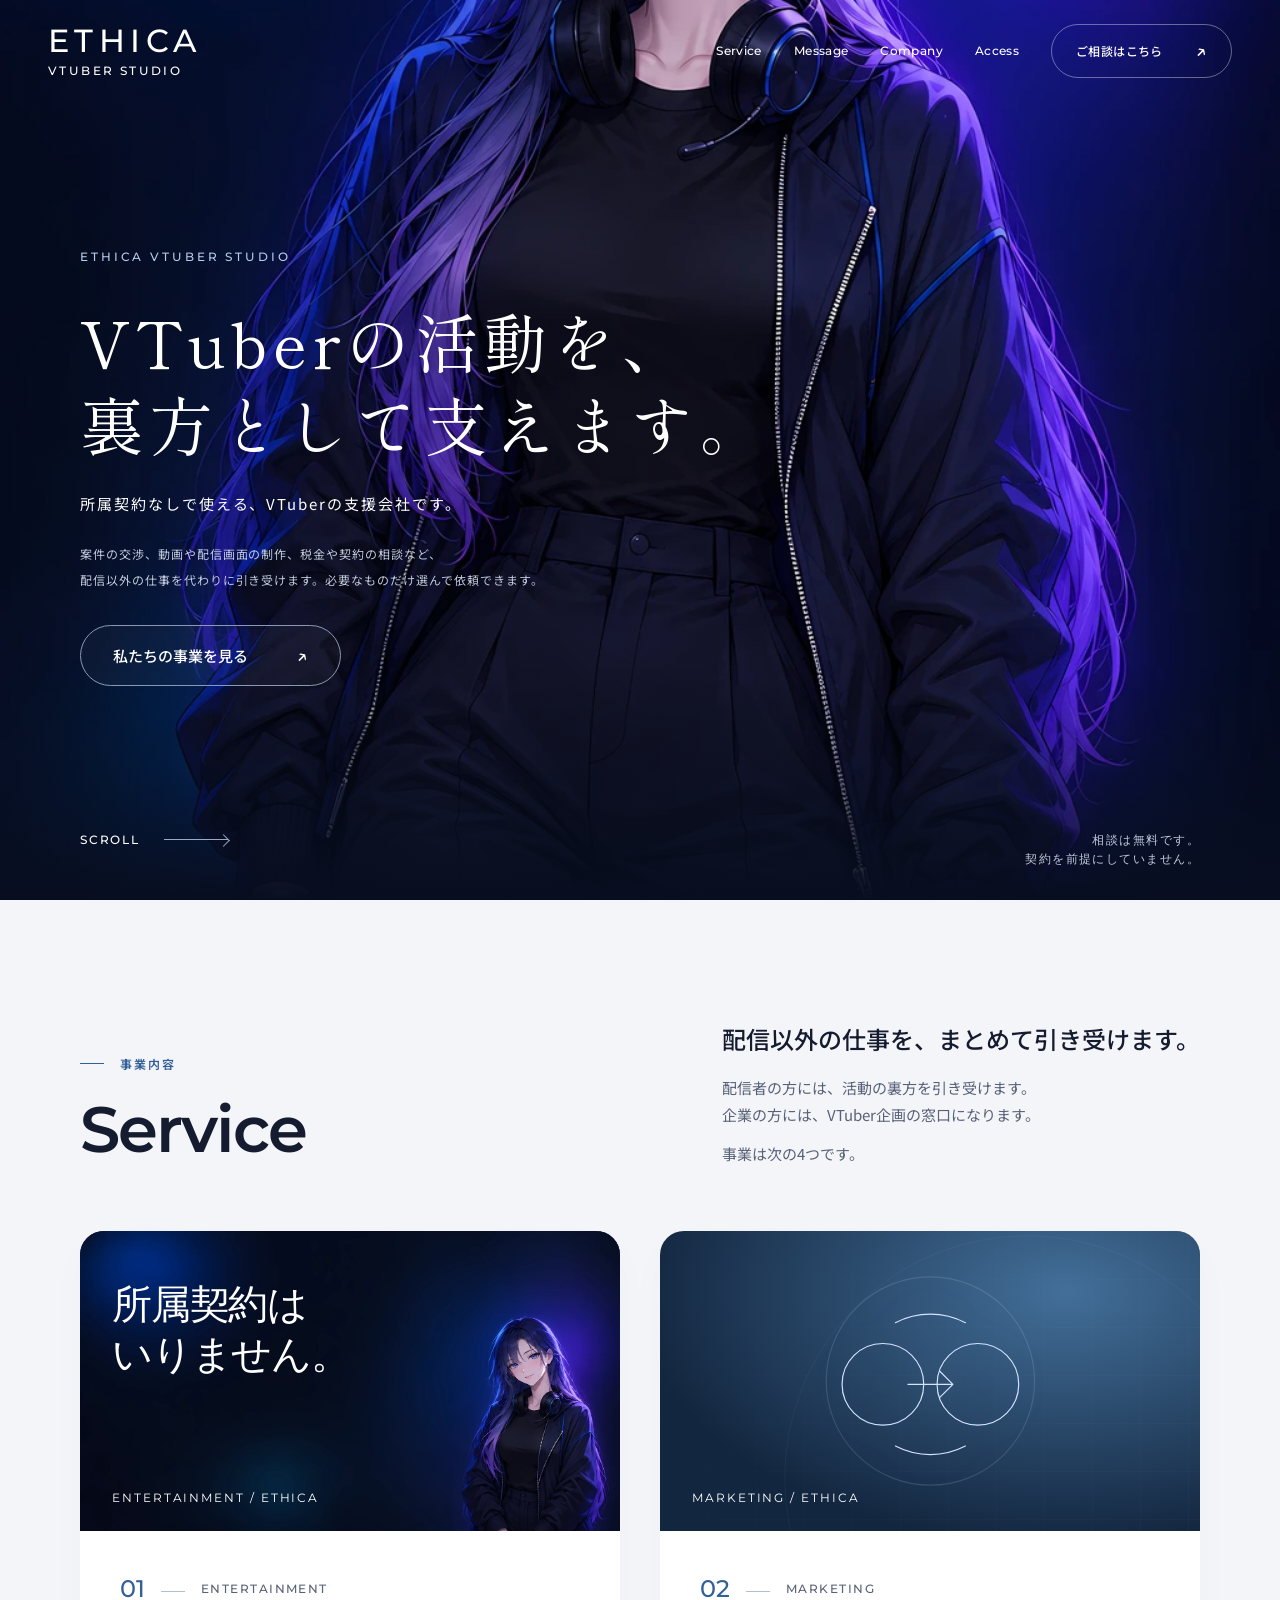
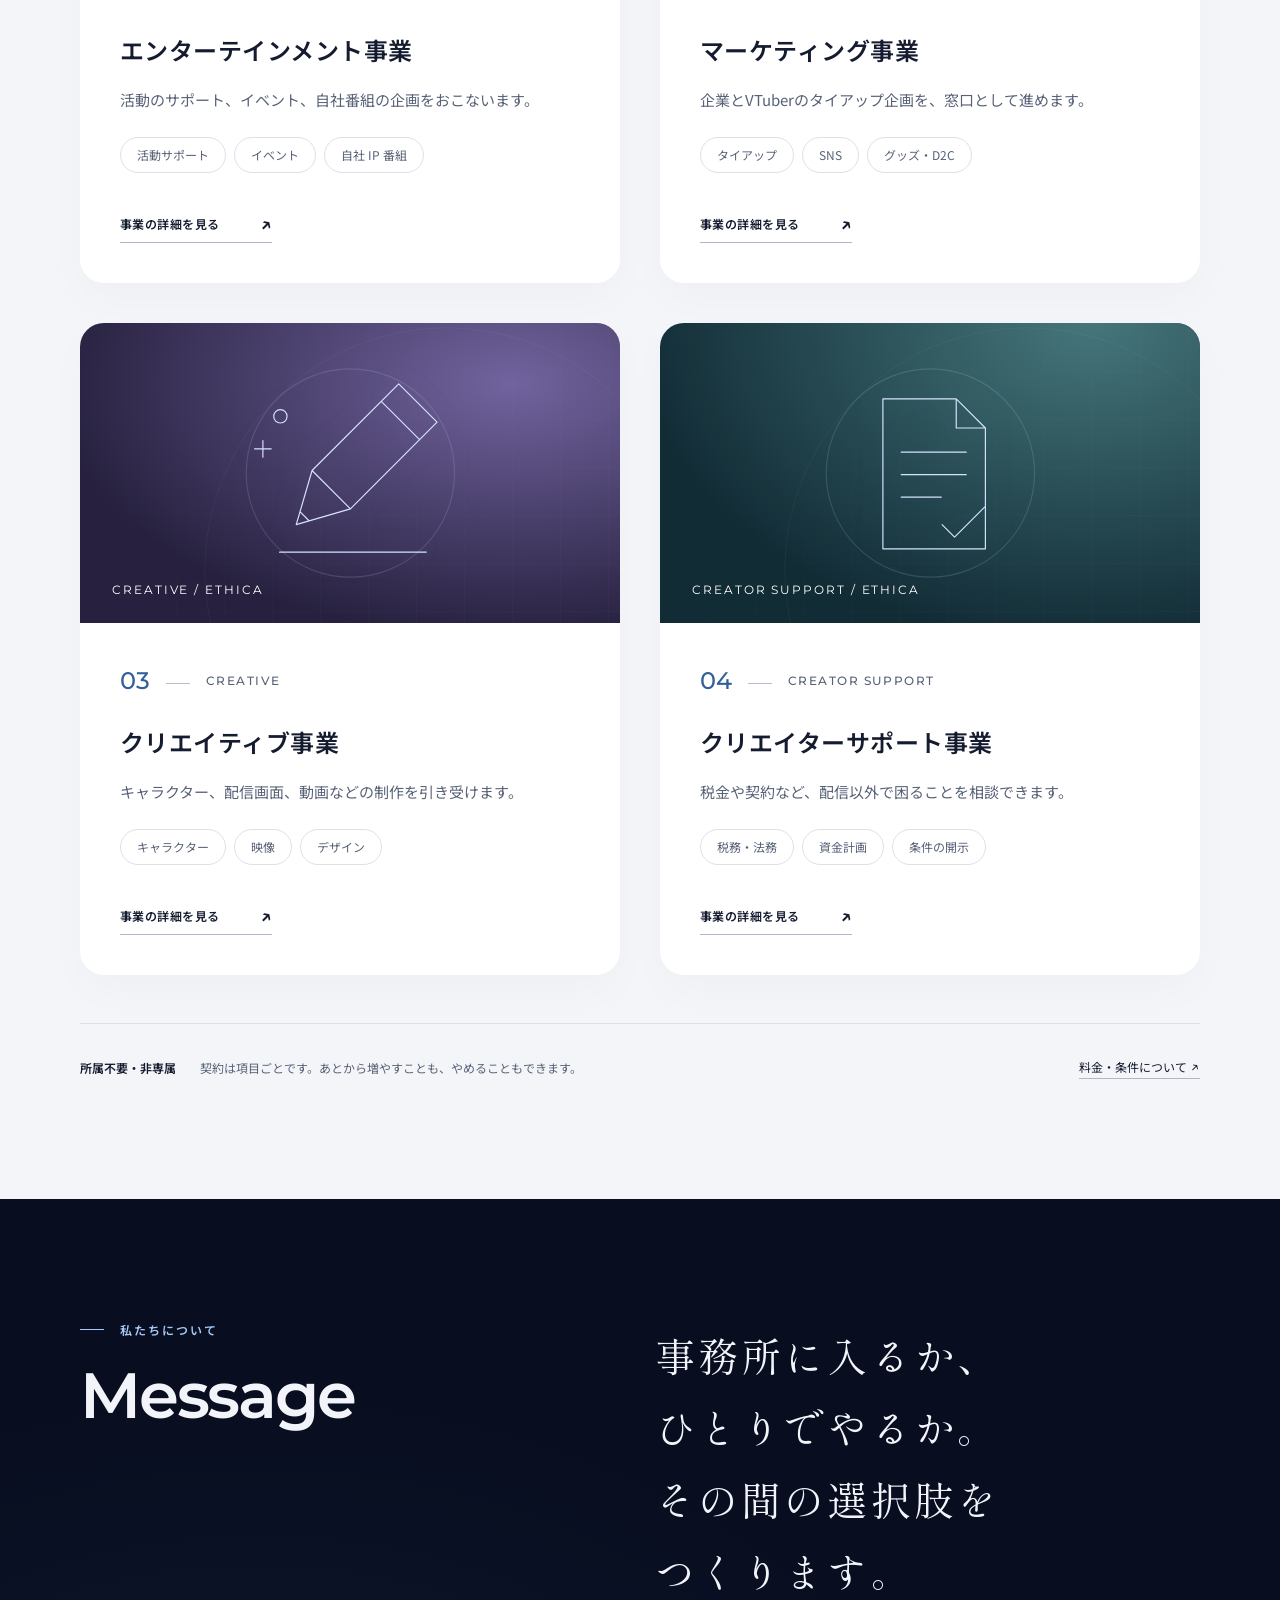
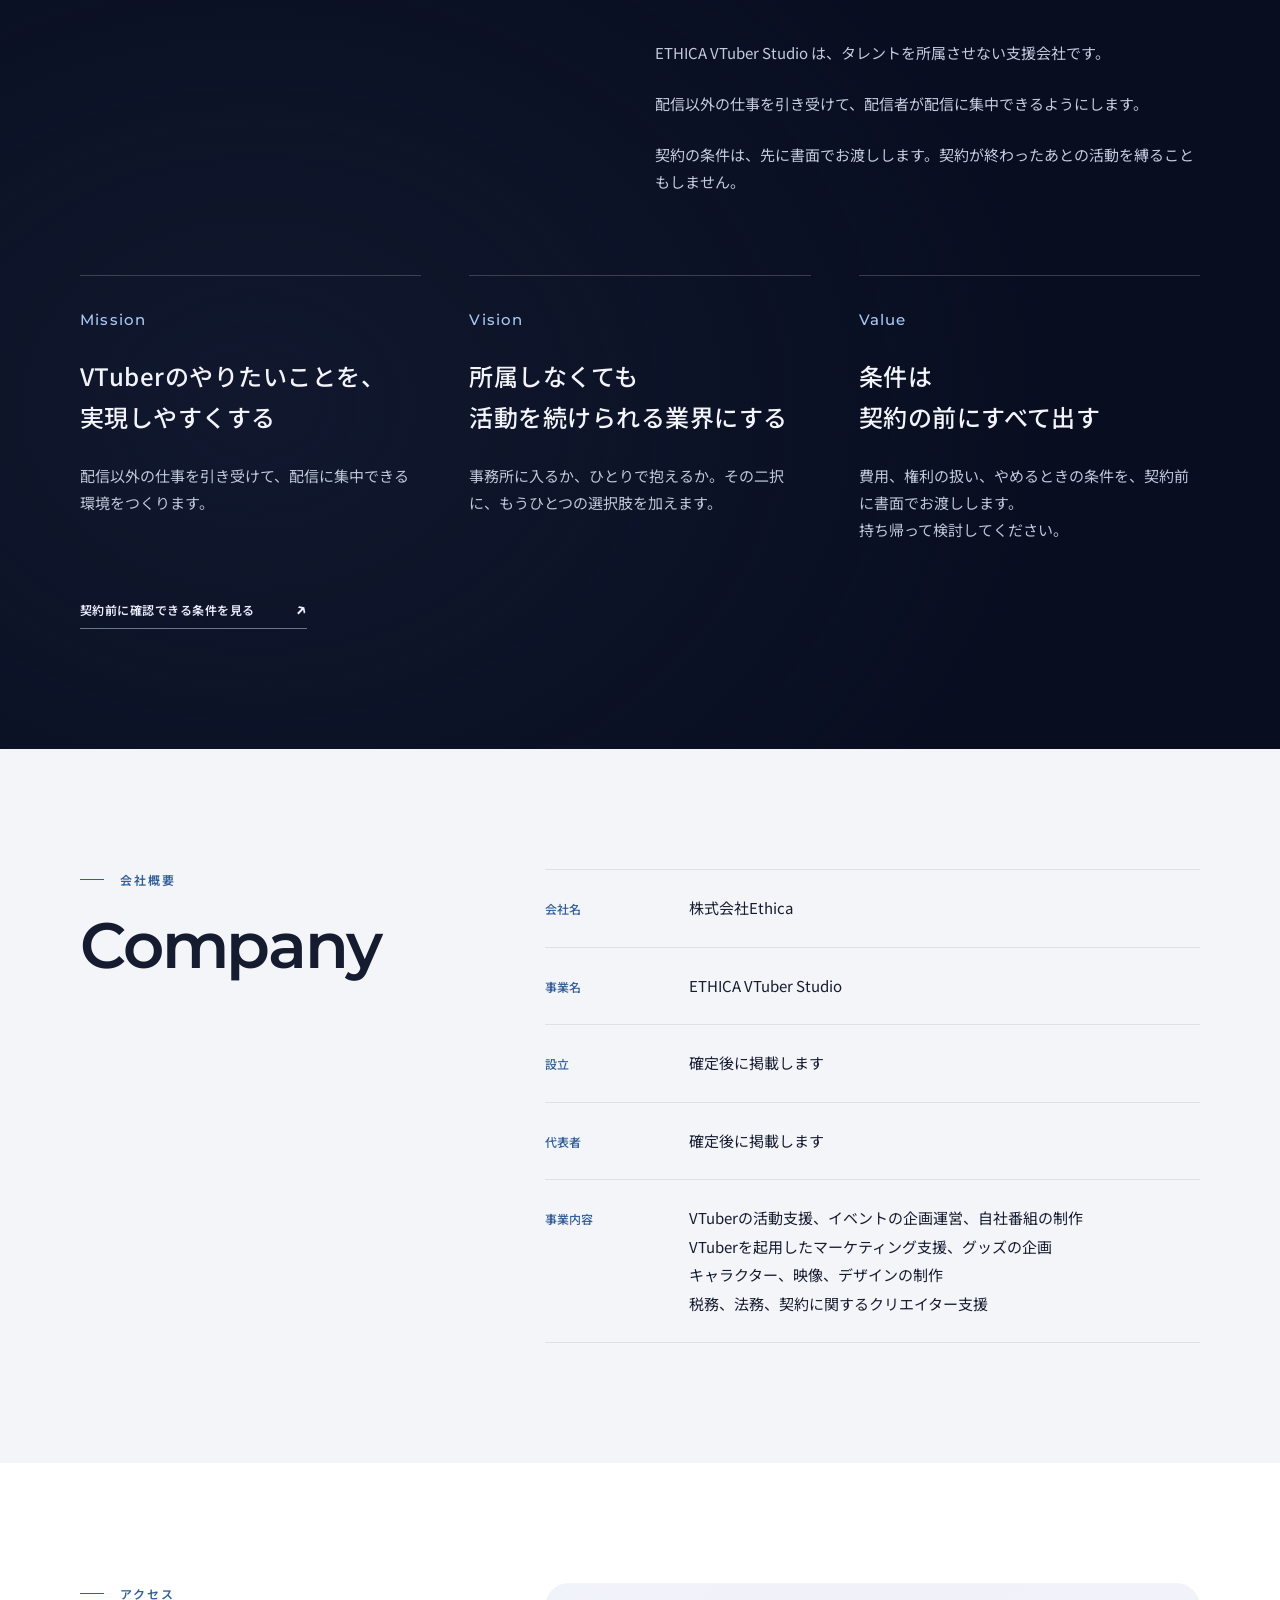
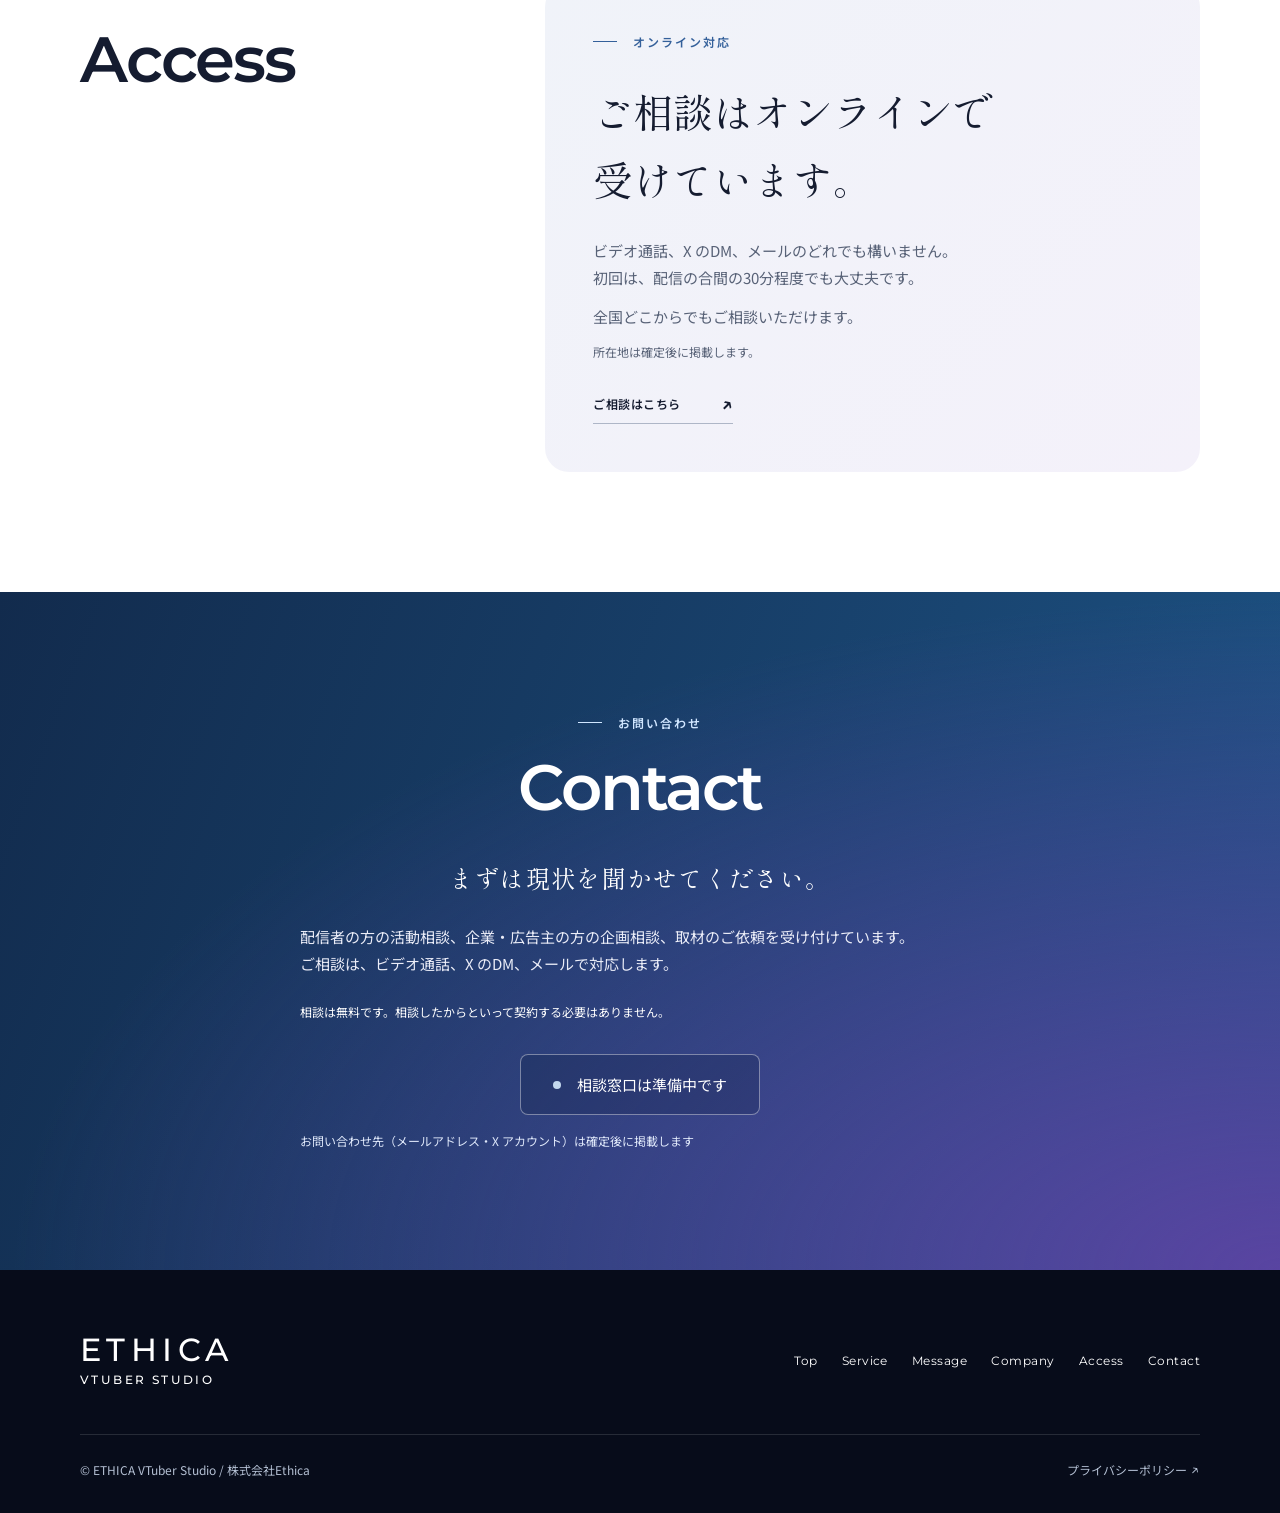
<file: index.html>
<!doctype html><html lang="ja"><head><meta charset="utf-8"><meta name="viewport" content="width=device-width, initial-scale=1"><meta name="robots" content="noindex,nofollow"><title>ETHICA VTuber Studio｜所属しなくても使える、VTuberの支援会社</title><meta name="description" content="ETHICA VTuber Studio は、所属契約なしで使えるVTuberの支援会社です。案件の交渉、動画や配信画面の制作、税金や契約の相談など、配信以外の仕事を引き受けます。相談は無料です。"><meta name="theme-color" content="#080e20"><link rel="icon" href="assets/favicon.svg" type="image/svg+xml"><link rel="preconnect" href="https://fonts.googleapis.com"><link rel="preconnect" href="https://fonts.gstatic.com" crossorigin><link href="https://fonts.googleapis.com/css2?family=Montserrat:wght@400;500;600;700&family=Noto+Sans+JP:wght@400;500;600;700&family=Shippori+Mincho:wght@400;500&display=swap" rel="stylesheet"><link rel="stylesheet" href="assets/style.css"><script src="assets/main.js" defer></script></head><body class="home"><a class="skip-link" href="#main">本文へ移動</a><header class="site-header"><a class="brand" href="index.html" aria-label="ETHICA VTuber Studio トップ"><span class="wordmark">ETHICA<span>VTUBER STUDIO</span></span></a><button class="menu-toggle" type="button" aria-expanded="false" aria-controls="main-nav" aria-label="メニューを開く"><span></span><span></span></button><nav id="main-nav" class="main-nav" aria-label="メインナビゲーション"><a href="index.html#service">Service</a><a href="index.html#message">Message</a><a href="index.html#company">Company</a><a href="index.html#access">Access</a><a class="nav-contact" href="index.html#contact">ご相談はこちら <span aria-hidden="true">↗</span></a></nav></header><main id="main"><section class="hero" aria-labelledby="hero-title"><picture class="hero-picture"><source media="(max-width: 760px)" type="image/webp" srcset="assets/img/hero_portrait.webp 1x, assets/img/hero_portrait@2x.webp 2x"><source media="(max-width: 760px)" srcset="assets/img/hero_portrait.jpg 1x, assets/img/hero_portrait@2x.jpg 2x"><source type="image/webp" srcset="assets/img/hero_wide.webp 1x, assets/img/hero_wide@2x.webp 2x"><img class="hero-image" src="assets/img/hero_wide.jpg" srcset="assets/img/hero_wide.jpg 1x, assets/img/hero_wide@2x.jpg 2x" alt="青と紫の光に包まれた、ヘッドセットを首にかけたオリジナル VTuber キャラクター" width="1536" height="864" fetchpriority="high"></picture><div class="hero-shade"></div><div class="container hero-content"><p class="hero-label">ETHICA VTUBER STUDIO</p><h1 id="hero-title" class="serif"><span>VTuberの活動を、</span><span>裏方として<br class="sp">支えます。</span></h1><p class="hero-sub">所属契約なしで使える、VTuberの支援会社です。</p><p class="hero-detail">案件の交渉、動画や配信画面の制作、<br class="sp">税金や契約の相談など、<br>配信以外の仕事を代わりに引き受けます。<br class="sp">必要なものだけ選んで依頼できます。</p><a href="#service" class="button button-glass">私たちの事業を見る <span aria-hidden="true">↗</span></a></div><div class="hero-bottom container"><a href="#service" class="scroll-cue">SCROLL<span></span></a><p>相談は無料です。<br>契約を前提にしていません。</p></div></section>
<section id="service" class="section service-section"><div class="container"><div class="section-intro reveal"><div class="section-heading"><p class="eyebrow">事業内容</p><h2>Service</h2></div><div><h3>配信以外の仕事を、<br class="sp">まとめて引き受けます。</h3><p>配信者の方には、活動の裏方を引き受けます。<br>企業の方には、VTuber企画の窓口になります。</p><p>事業は次の4つです。</p></div></div><div class="business-grid"><article class="business-card reveal"><div class="art art-entertainment photo-art" aria-hidden="true"><img src="assets/img/hero_wide.jpg" srcset="assets/img/hero_wide.webp 1x, assets/img/hero_wide@2x.webp 2x" alt="" loading="lazy" width="1536" height="864"><span class="art-word">所属契約は<br>いりません。</span><span class="art-caption">ENTERTAINMENT / ETHICA</span></div><div class="card-copy"><p class="card-kicker"><span>01</span>ENTERTAINMENT</p><h3>エンターテインメント事業</h3><p>活動のサポート、イベント、自社番組の企画をおこないます。</p><ul class="tags"><li>活動サポート</li><li>イベント</li><li>自社 IP 番組</li></ul><a class="text-link" href="entertainment.html">事業の詳細を見る <span aria-hidden="true">↗</span></a></div></article><article class="business-card reveal"><div class="art art-marketing" aria-hidden="true"><div class="art-orbit"></div><svg viewBox="0 0 320 288" fill="none" stroke="currentColor" stroke-width="1.4" stroke-linecap="round" stroke-linejoin="round" aria-hidden="true"><circle cx="160" cy="144" r="125" stroke-opacity=".15"/><circle cx="103" cy="148" r="49"/><circle cx="217" cy="148" r="49"/><path d="M133 148h54m-16-16 16 16-16 16M118 74a91 91 0 0 1 84 0M118 222a91 91 0 0 0 84 0"/></svg><span class="art-caption">MARKETING / ETHICA</span></div><div class="card-copy"><p class="card-kicker"><span>02</span>MARKETING</p><h3>マーケティング事業</h3><p>企業とVTuberのタイアップ企画を、窓口として進めます。</p><ul class="tags"><li>タイアップ</li><li>SNS</li><li>グッズ・D2C</li></ul><a class="text-link" href="marketing.html">事業の詳細を見る <span aria-hidden="true">↗</span></a></div></article><article class="business-card reveal"><div class="art art-creative" aria-hidden="true"><div class="art-orbit"></div><svg viewBox="0 0 320 288" fill="none" stroke="currentColor" stroke-width="1.4" stroke-linecap="round" stroke-linejoin="round" aria-hidden="true"><circle cx="160" cy="144" r="125" stroke-opacity=".15"/><path d="m95 206 19-65L218 37l46 46-104 104-65 19zm19-65 46 46m-60 4 10 10M197 58l46 46M75 239h176"/><circle cx="76" cy="76" r="8"/><path d="M65 115H45m10-10v20"/></svg><span class="art-caption">CREATIVE / ETHICA</span></div><div class="card-copy"><p class="card-kicker"><span>03</span>CREATIVE</p><h3>クリエイティブ事業</h3><p>キャラクター、配信画面、動画などの制作を引き受けます。</p><ul class="tags"><li>キャラクター</li><li>映像</li><li>デザイン</li></ul><a class="text-link" href="creative.html">事業の詳細を見る <span aria-hidden="true">↗</span></a></div></article><article class="business-card reveal"><div class="art art-support" aria-hidden="true"><div class="art-orbit"></div><svg viewBox="0 0 320 288" fill="none" stroke="currentColor" stroke-width="1.4" stroke-linecap="round" stroke-linejoin="round" aria-hidden="true"><circle cx="160" cy="144" r="125" stroke-opacity=".15"/><path d="M103 55h88l35 35v145H103zM191 55v35h35M125 119h78m-78 27h78m-78 27h48m1 33 15 15 36-36"/></svg><span class="art-caption">CREATOR SUPPORT / ETHICA</span></div><div class="card-copy"><p class="card-kicker"><span>04</span>CREATOR SUPPORT</p><h3>クリエイターサポート事業</h3><p>税金や契約など、配信以外で困ることを相談できます。</p><ul class="tags"><li>税務・法務</li><li>資金計画</li><li>条件の開示</li></ul><a class="text-link" href="support.html">事業の詳細を見る <span aria-hidden="true">↗</span></a></div></article></div><div class="service-promise reveal"><span>所属不要・非専属</span><p>契約は項目ごとです。<br class="sp">あとから増やすことも、やめることもできます。</p><a href="support.html#terms">料金・条件について <span aria-hidden="true">↗</span></a></div></div></section>
<section id="message" class="section message"><div class="container"><div class="message-intro reveal"><div class="section-heading"><p class="eyebrow">私たちについて</p><h2>Message</h2></div><div><h3 class="serif">事務所に入るか、<br>ひとりでやるか。<br>その間の選択肢を<br>つくります。</h3><p>ETHICA VTuber Studio は、<br class="sp">タレントを所属させない支援会社です。</p><p>配信以外の仕事を引き受けて、<br class="sp">配信者が配信に集中できるようにします。</p><p>契約の条件は、先に書面でお渡しします。<br class="sp">契約が終わったあとの活動を縛ることもしません。</p></div></div><div class="values"><article class="reveal"><p class="value-label">Mission</p><h3>VTuberのやりたいことを、<br>実現しやすくする</h3><p>配信以外の仕事を引き受けて、<br class="sp">配信に集中できる環境をつくります。</p></article><article class="reveal"><p class="value-label">Vision</p><h3>所属しなくても<br>活動を続けられる業界にする</h3><p>事務所に入るか、ひとりで抱えるか。<br class="sp">その二択に、もうひとつの選択肢を加えます。</p></article><article class="reveal"><p class="value-label">Value</p><h3>条件は<br>契約の前にすべて出す</h3><p>費用、権利の扱い、やめるときの条件を、<br class="sp">契約前に書面でお渡しします。<br>持ち帰って検討してください。</p></article></div><a class="text-link light-link" href="support.html#terms">契約前に確認できる条件を見る <span aria-hidden="true">↗</span></a></div></section>
<section id="company" class="section company"><div class="container split-section reveal"><div class="section-heading"><p class="eyebrow">会社概要</p><h2>Company</h2></div><dl class="data-list"><div><dt>会社名</dt><dd>株式会社Ethica</dd></div><div><dt>事業名</dt><dd>ETHICA VTuber Studio</dd></div><div><dt>設立</dt><dd>確定後に掲載します</dd></div><div><dt>代表者</dt><dd>確定後に掲載します</dd></div><div><dt>事業内容</dt><dd>VTuberの活動支援、イベントの企画運営、自社番組の制作<br>VTuberを起用したマーケティング支援、グッズの企画<br>キャラクター、映像、デザインの制作<br>税務、法務、契約に関するクリエイター支援</dd></div></dl></div></section>
<section id="access" class="section access"><div class="container split-section reveal"><div class="section-heading"><p class="eyebrow">アクセス</p><h2>Access</h2></div><div class="access-content"><p class="eyebrow">オンライン対応</p><h3 class="serif">ご相談はオンラインで<br>受けています。</h3><p>ビデオ通話、X のDM、メールの<br class="sp">どれでも構いません。<br>初回は、配信の合間の30分程度でも大丈夫です。</p><p>全国どこからでもご相談いただけます。</p><p class="location-note">所在地は確定後に掲載します。</p><a class="text-link" href="index.html#contact">ご相談はこちら <span aria-hidden="true">↗</span></a></div></div></section><section id="contact" class="contact section"><div class="container contact-inner"><div class="section-heading"><p class="eyebrow">お問い合わせ</p><h2>Contact</h2></div><h3 class="serif">まずは現状を<br class="sp">聞かせてください。</h3><p class="contact-copy">配信者の方の活動相談、<br class="sp">企業・広告主の方の企画相談、<br class="sp">取材のご依頼を受け付けています。<br>ご相談は、ビデオ通話、X のDM、<br class="sp">メールで対応します。</p><p class="contact-promise">相談は無料です。<br class="sp">相談したからといって契約する必要はありません。</p><div class="contact-status"><span class="status-dot" aria-hidden="true"></span>相談窓口は準備中です</div><p class="contact-note">お問い合わせ先（メールアドレス・X アカウント）は<br class="sp">確定後に掲載します</p></div></section></main><footer class="site-footer"><div class="container"><div class="footer-top"><a class="brand" href="index.html" aria-label="ETHICA VTuber Studio トップ"><span class="wordmark">ETHICA<span>VTUBER STUDIO</span></span></a><nav aria-label="フッターナビゲーション"><a href="index.html">Top</a><a href="index.html#service">Service</a><a href="index.html#message">Message</a><a href="index.html#company">Company</a><a href="index.html#access">Access</a><a href="index.html#contact">Contact</a></nav></div><div class="footer-bottom"><small>© ETHICA VTuber Studio / 株式会社Ethica</small><a href="privacy.html">プライバシーポリシー <span aria-hidden="true">↗</span></a></div></div></footer></body></html>
</file>
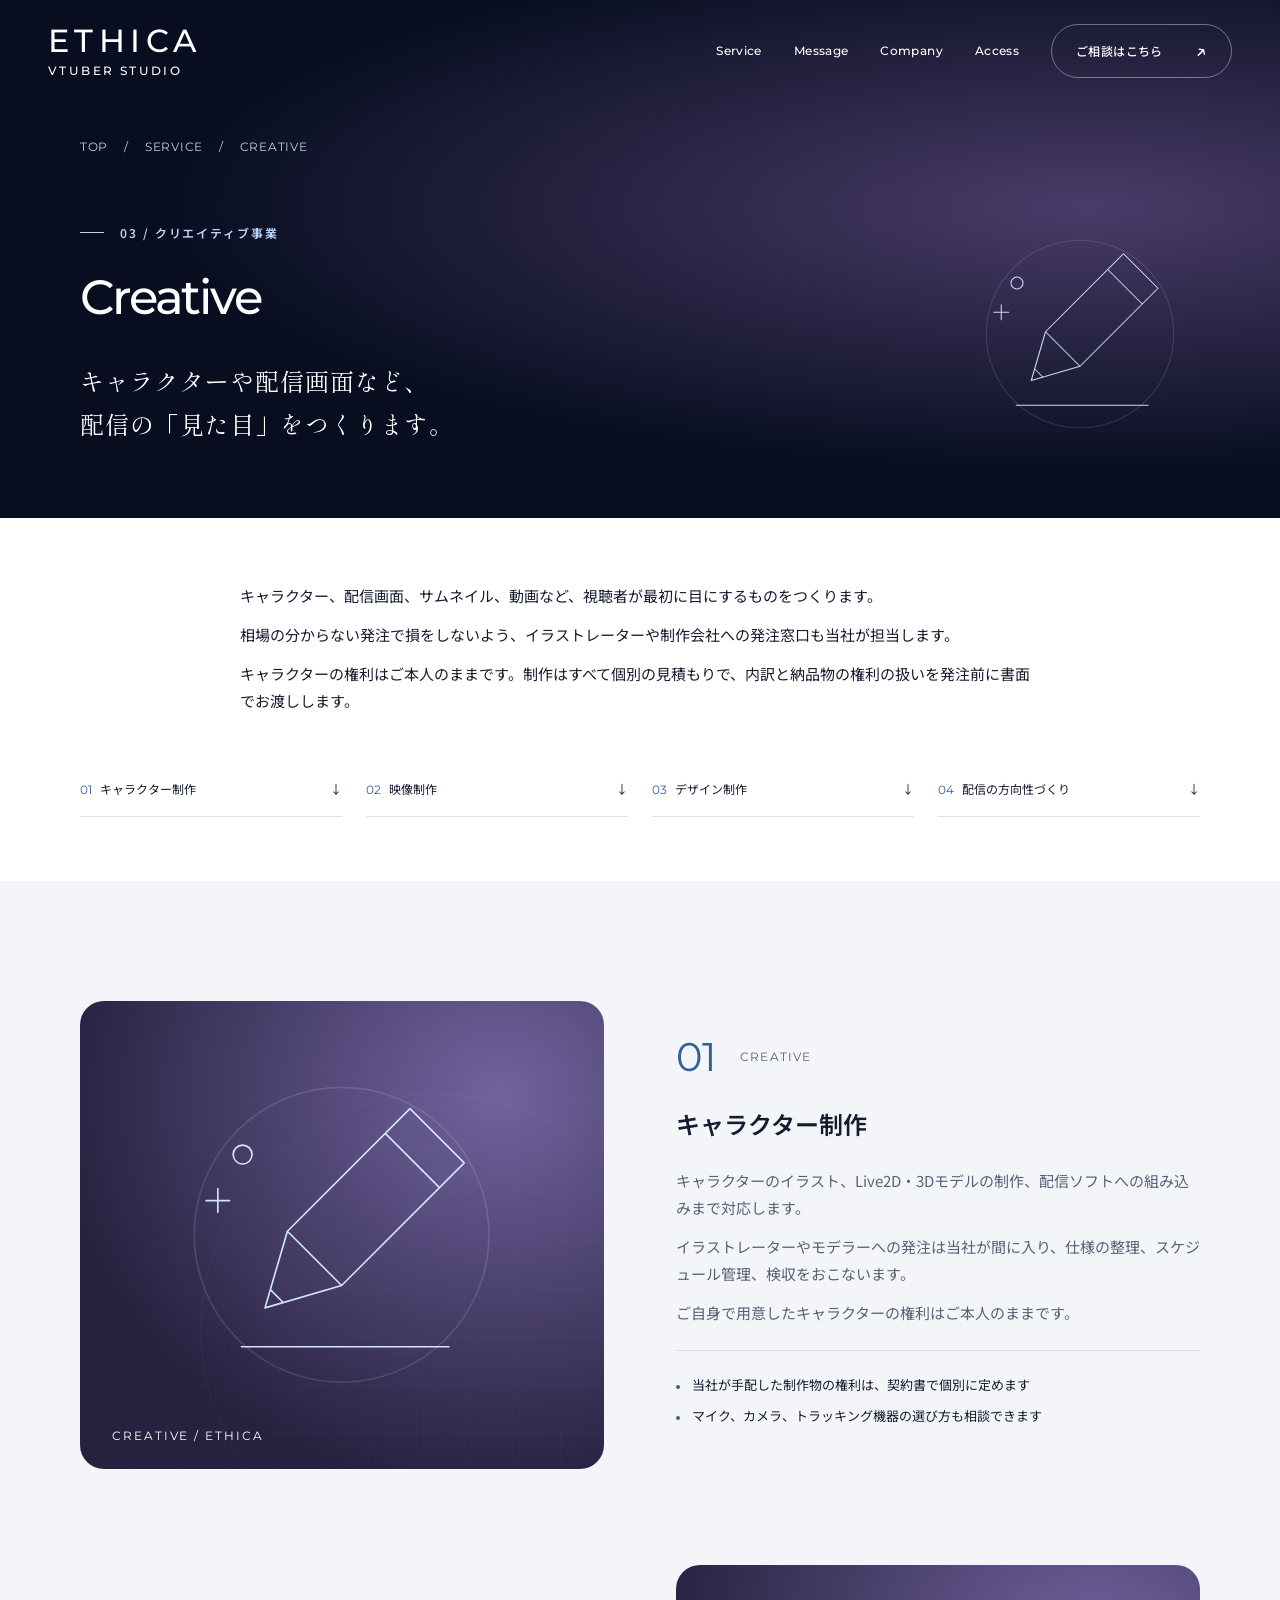
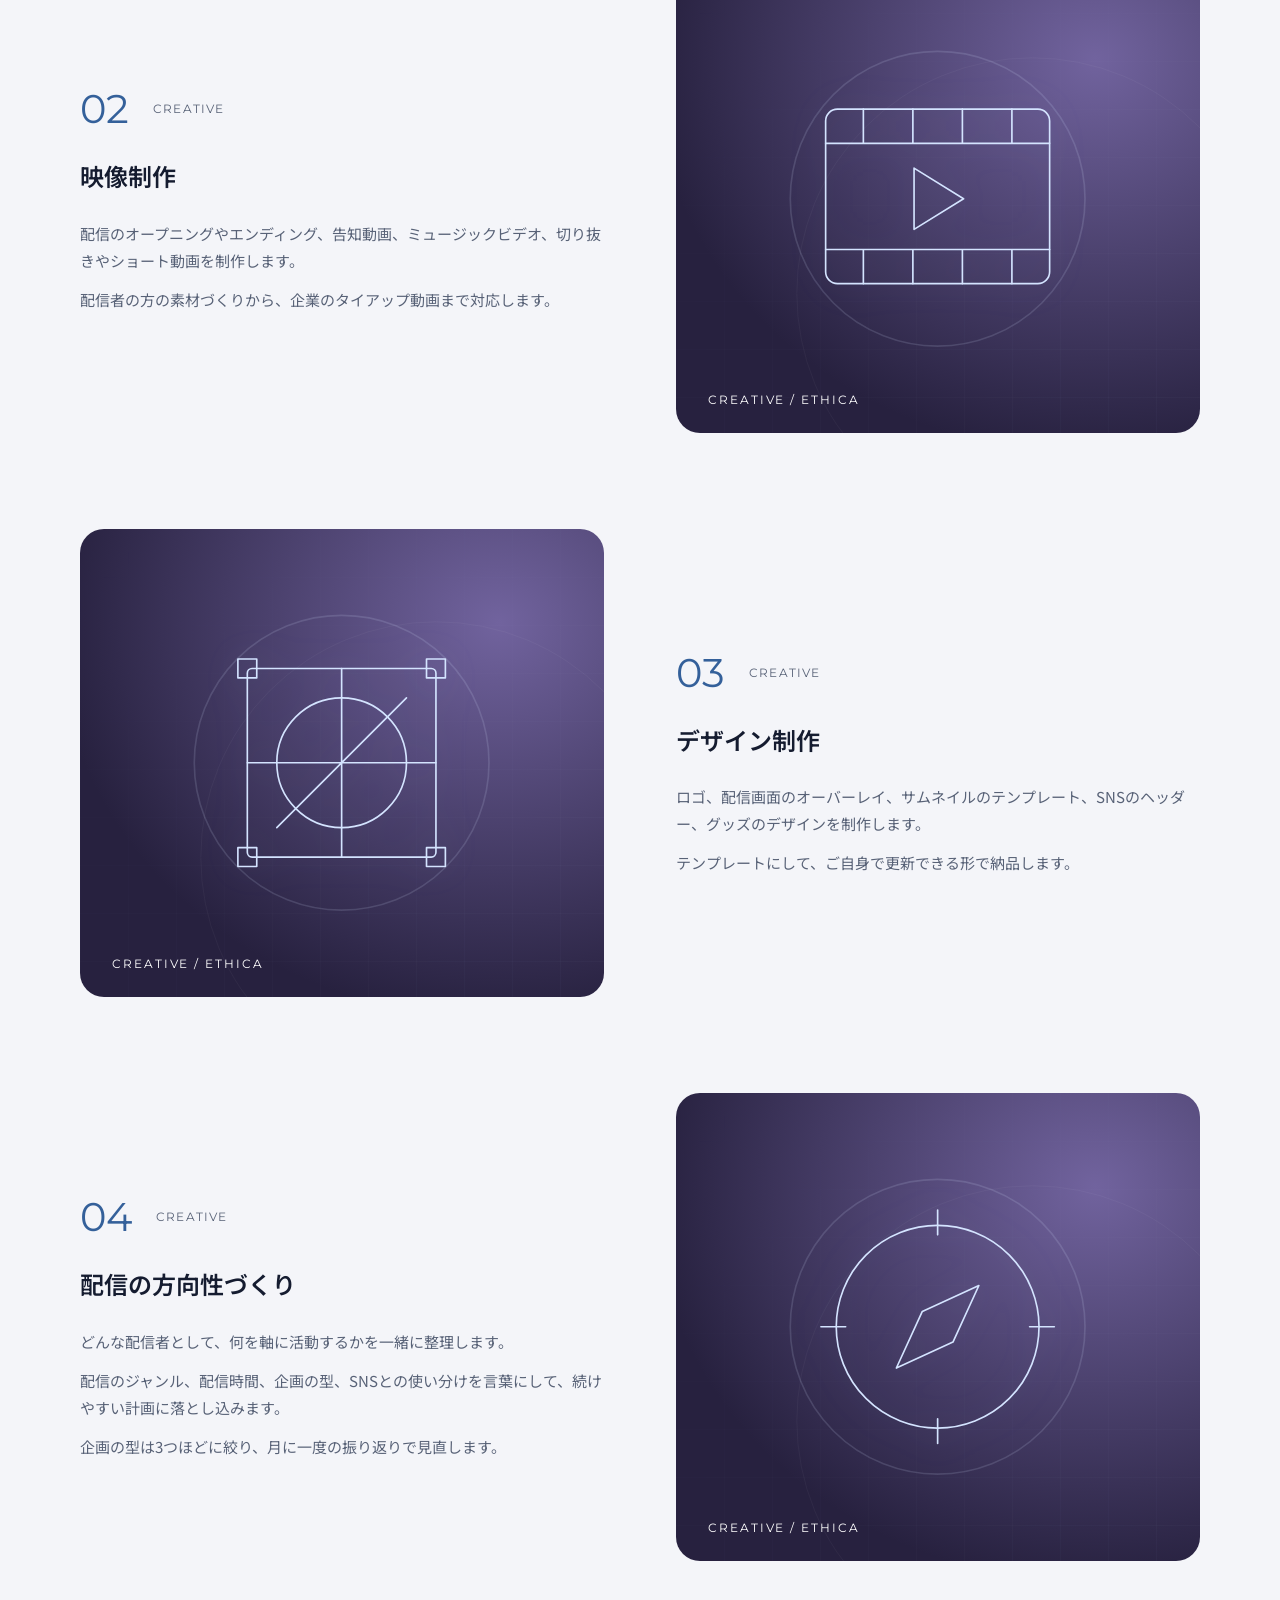
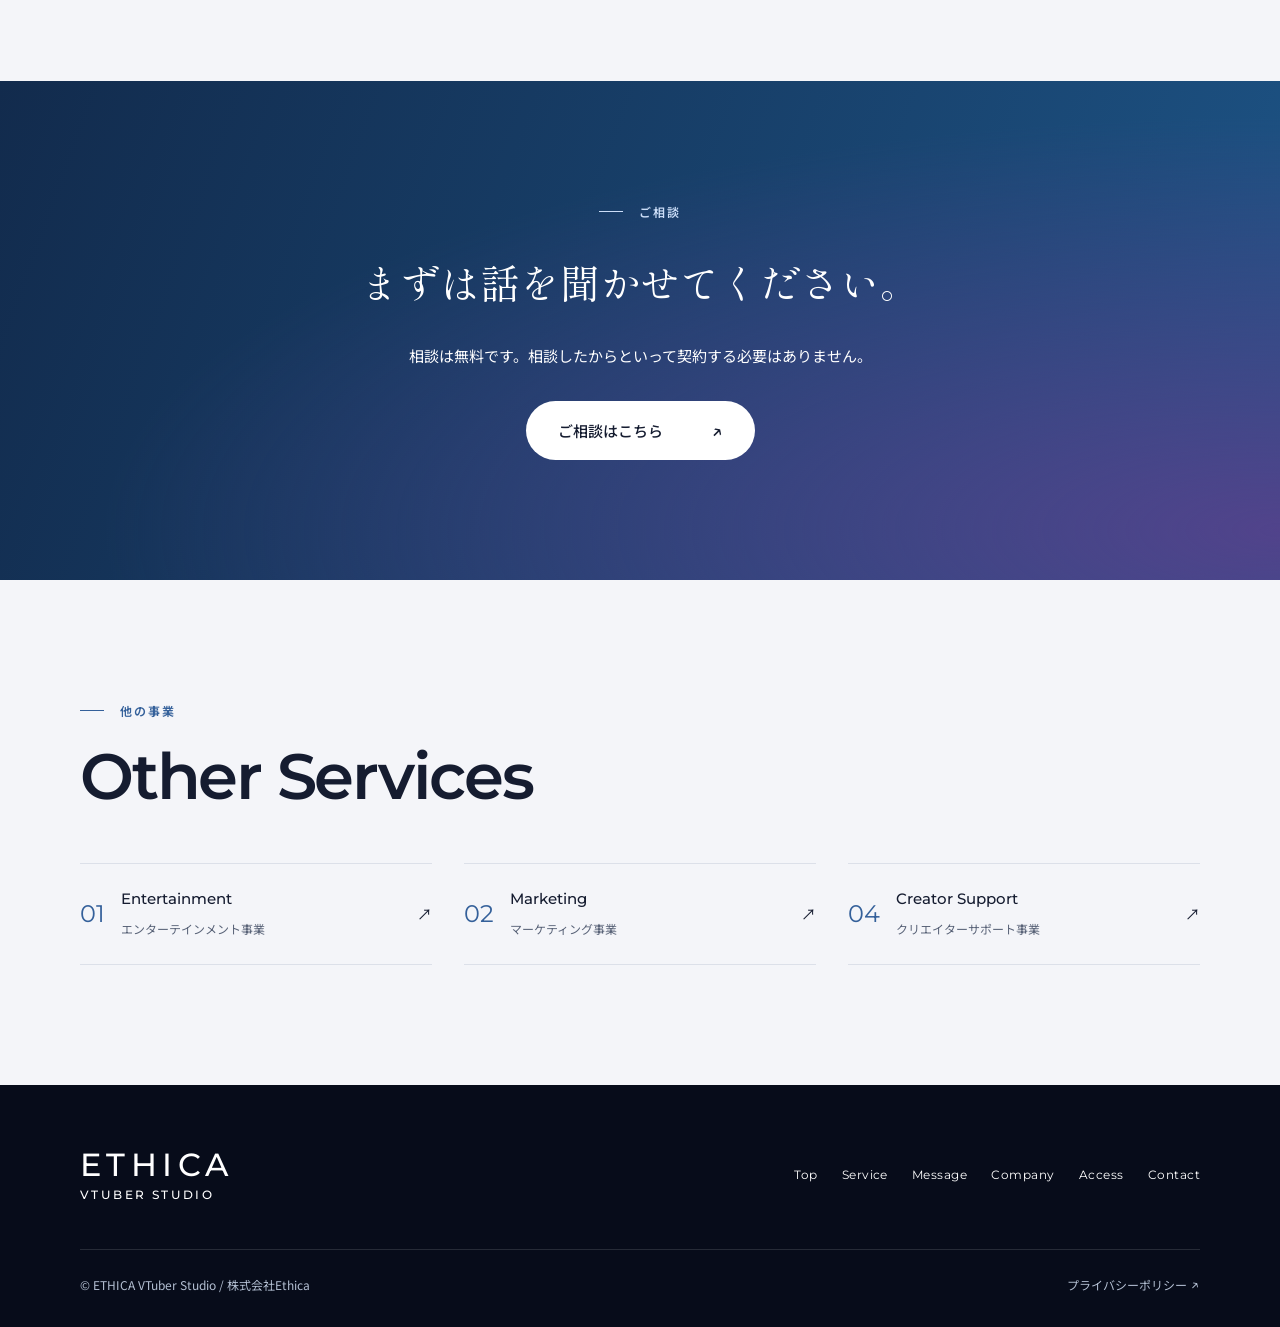
<file: creative.html>
<!doctype html><html lang="ja"><head><meta charset="utf-8"><meta name="viewport" content="width=device-width, initial-scale=1"><meta name="robots" content="noindex,nofollow"><title>クリエイティブ事業 | ETHICA VTuber Studio</title><meta name="description" content="キャラクター、配信画面、サムネイル、動画など、配信の見た目に関わる制作を引き受けます。イラストレーターや制作会社への発注窓口も当社が担当します。キャラクターの権利はご本人のままです。"><meta name="theme-color" content="#080e20"><link rel="icon" href="assets/favicon.svg" type="image/svg+xml"><link rel="preconnect" href="https://fonts.googleapis.com"><link rel="preconnect" href="https://fonts.gstatic.com" crossorigin><link href="https://fonts.googleapis.com/css2?family=Montserrat:wght@400;500;600;700&family=Noto+Sans+JP:wght@400;500;600;700&family=Shippori+Mincho:wght@400;500&display=swap" rel="stylesheet"><link rel="stylesheet" href="assets/style.css"><script src="assets/main.js" defer></script></head><body class="subpage"><a class="skip-link" href="#main">本文へ移動</a><header class="site-header"><a class="brand" href="index.html" aria-label="ETHICA VTuber Studio トップ"><span class="wordmark">ETHICA<span>VTUBER STUDIO</span></span></a><button class="menu-toggle" type="button" aria-expanded="false" aria-controls="main-nav" aria-label="メニューを開く"><span></span><span></span></button><nav id="main-nav" class="main-nav" aria-label="メインナビゲーション"><a href="index.html#service">Service</a><a href="index.html#message">Message</a><a href="index.html#company">Company</a><a href="index.html#access">Access</a><a class="nav-contact" href="index.html#contact">ご相談はこちら <span aria-hidden="true">↗</span></a></nav></header><main id="main"><section class="business-hero theme-creative"><div class="container"><nav class="breadcrumb" aria-label="パンくずリスト"><a href="index.html">TOP</a><span aria-hidden="true">/</span><a href="index.html#service">SERVICE</a><span aria-hidden="true">/</span><span>CREATIVE</span></nav><div class="business-title"><div><p class="eyebrow">03 / クリエイティブ事業</p><h1>Creative</h1><p class="serif">キャラクターや配信画面など、<br>配信の「見た目」をつくります。</p></div><div class="business-hero-art" aria-hidden="true"><svg viewBox="0 0 320 288" fill="none" stroke="currentColor" stroke-width="1.4" stroke-linecap="round" stroke-linejoin="round" aria-hidden="true"><circle cx="160" cy="144" r="125" stroke-opacity=".15"/><path d="m95 206 19-65L218 37l46 46-104 104-65 19zm19-65 46 46m-60 4 10 10M197 58l46 46M75 239h176"/><circle cx="76" cy="76" r="8"/><path d="M65 115H45m10-10v20"/></svg></div></div></div></section><section class="business-lead"><div class="container"><p>キャラクター、配信画面、<br class="sp">サムネイル、動画など、<br class="sp">視聴者が最初に目にするものをつくります。</p><p>相場の分からない発注で損をしないよう、<br class="sp">イラストレーターや制作会社への発注窓口も<br class="sp">当社が担当します。</p><p>キャラクターの権利はご本人のままです。<br class="sp">制作はすべて個別の見積もりで、<br class="sp">内訳と納品物の権利の扱いを<br class="sp">発注前に書面でお渡しします。</p><nav class="service-index" aria-label="サービス一覧"><a href="#service-1"><span>01</span>キャラクター制作<span aria-hidden="true">↓</span></a><a href="#service-2"><span>02</span>映像制作<span aria-hidden="true">↓</span></a><a href="#service-3"><span>03</span>デザイン制作<span aria-hidden="true">↓</span></a><a href="#service-4"><span>04</span>配信の方向性づくり<span aria-hidden="true">↓</span></a></nav></div></section><section class="section detail-section" aria-label="提供するサービス"><div class="container"><article id="service-1" class="detail-row reveal"><div class="art art-creative" aria-hidden="true"><div class="art-orbit"></div><svg viewBox="0 0 320 288" fill="none" stroke="currentColor" stroke-width="1.4" stroke-linecap="round" stroke-linejoin="round" aria-hidden="true"><circle cx="160" cy="144" r="125" stroke-opacity=".15"/><path d="m95 206 19-65L218 37l46 46-104 104-65 19zm19-65 46 46m-60 4 10 10M197 58l46 46M75 239h176"/><circle cx="76" cy="76" r="8"/><path d="M65 115H45m10-10v20"/></svg><span class="art-caption">CREATIVE / ETHICA</span></div><div class="detail-copy"><p class="detail-number">01<span>CREATIVE</span></p><h2>キャラクター制作</h2><p>キャラクターのイラスト、Live2D・3Dモデルの制作、配信ソフトへの組み込みまで対応します。</p><p>イラストレーターやモデラーへの発注は当社が間に入り、仕様の整理、スケジュール管理、検収をおこないます。</p><p>ご自身で用意したキャラクターの権利はご本人のままです。</p><ul class="detail-points"><li>当社が手配した制作物の権利は、契約書で個別に定めます</li><li>マイク、カメラ、トラッキング機器の選び方も相談できます</li></ul></div></article><article id="service-2" class="detail-row reveal"><div class="art art-creative" aria-hidden="true"><div class="art-orbit"></div><svg viewBox="0 0 320 288" fill="none" stroke="currentColor" stroke-width="1.4" stroke-linecap="round" stroke-linejoin="round" aria-hidden="true"><circle cx="160" cy="144" r="125" stroke-opacity=".15"/><rect x="65" y="68" width="190" height="148" rx="10"/><path d="M65 97h190M65 187h190M97 68v29m42-29v29m42-29v29m42-29v29M97 187v29m42-29v29m42-29v29m42-29v29m-83-98 42 26-42 26z"/></svg><span class="art-caption">CREATIVE / ETHICA</span></div><div class="detail-copy"><p class="detail-number">02<span>CREATIVE</span></p><h2>映像制作</h2><p>配信のオープニングやエンディング、告知動画、ミュージックビデオ、切り抜きやショート動画を制作します。</p><p>配信者の方の素材づくりから、企業のタイアップ動画まで対応します。</p></div></article><article id="service-3" class="detail-row reveal"><div class="art art-creative" aria-hidden="true"><div class="art-orbit"></div><svg viewBox="0 0 320 288" fill="none" stroke="currentColor" stroke-width="1.4" stroke-linecap="round" stroke-linejoin="round" aria-hidden="true"><circle cx="160" cy="144" r="125" stroke-opacity=".15"/><rect x="80" y="64" width="160" height="160" rx="4"/><circle cx="160" cy="144" r="55"/><path d="m105 199 110-110M80 144h160M160 64v160M72 56h16v16H72zm160 0h16v16h-16zM72 216h16v16H72zm160 0h16v16h-16z"/></svg><span class="art-caption">CREATIVE / ETHICA</span></div><div class="detail-copy"><p class="detail-number">03<span>CREATIVE</span></p><h2>デザイン制作</h2><p>ロゴ、配信画面のオーバーレイ、サムネイルのテンプレート、SNSのヘッダー、グッズのデザインを制作します。</p><p>テンプレートにして、ご自身で更新できる形で納品します。</p></div></article><article id="service-4" class="detail-row reveal"><div class="art art-creative" aria-hidden="true"><div class="art-orbit"></div><svg viewBox="0 0 320 288" fill="none" stroke="currentColor" stroke-width="1.4" stroke-linecap="round" stroke-linejoin="round" aria-hidden="true"><circle cx="160" cy="144" r="125" stroke-opacity=".15"/><circle cx="160" cy="144" r="86"/><path d="m195 109-22 48-48 22 22-48zM160 45v21m0 156v21M61 144h21m156 0h21"/></svg><span class="art-caption">CREATIVE / ETHICA</span></div><div class="detail-copy"><p class="detail-number">04<span>CREATIVE</span></p><h2>配信の方向性づくり</h2><p>どんな配信者として、何を軸に活動するかを一緒に整理します。</p><p>配信のジャンル、配信時間、企画の型、SNSとの使い分けを言葉にして、続けやすい計画に落とし込みます。</p><p>企画の型は3つほどに絞り、月に一度の振り返りで見直します。</p></div></article></div></section><section class="section consultation"><div class="container"><p class="eyebrow">ご相談</p><h2 class="serif">まずは話を聞かせてください。</h2><p>相談は無料です。相談したからといって契約する必要はありません。</p><a class="button button-white" href="index.html#contact">ご相談はこちら <span aria-hidden="true">↗</span></a></div></section><section class="section other-services"><div class="container"><div class="section-heading"><p class="eyebrow">他の事業</p><h2>Other Services</h2></div><div class="other-grid"><a class="other-link" href="entertainment.html"><span class="other-number">01</span><span><strong>Entertainment</strong><small>エンターテインメント事業</small></span><span aria-hidden="true">↗</span></a><a class="other-link" href="marketing.html"><span class="other-number">02</span><span><strong>Marketing</strong><small>マーケティング事業</small></span><span aria-hidden="true">↗</span></a><a class="other-link" href="support.html"><span class="other-number">04</span><span><strong>Creator Support</strong><small>クリエイターサポート事業</small></span><span aria-hidden="true">↗</span></a></div></div></section></main><footer class="site-footer"><div class="container"><div class="footer-top"><a class="brand" href="index.html" aria-label="ETHICA VTuber Studio トップ"><span class="wordmark">ETHICA<span>VTUBER STUDIO</span></span></a><nav aria-label="フッターナビゲーション"><a href="index.html">Top</a><a href="index.html#service">Service</a><a href="index.html#message">Message</a><a href="index.html#company">Company</a><a href="index.html#access">Access</a><a href="index.html#contact">Contact</a></nav></div><div class="footer-bottom"><small>© ETHICA VTuber Studio / 株式会社Ethica</small><a href="privacy.html">プライバシーポリシー <span aria-hidden="true">↗</span></a></div></div></footer></body></html>
</file>
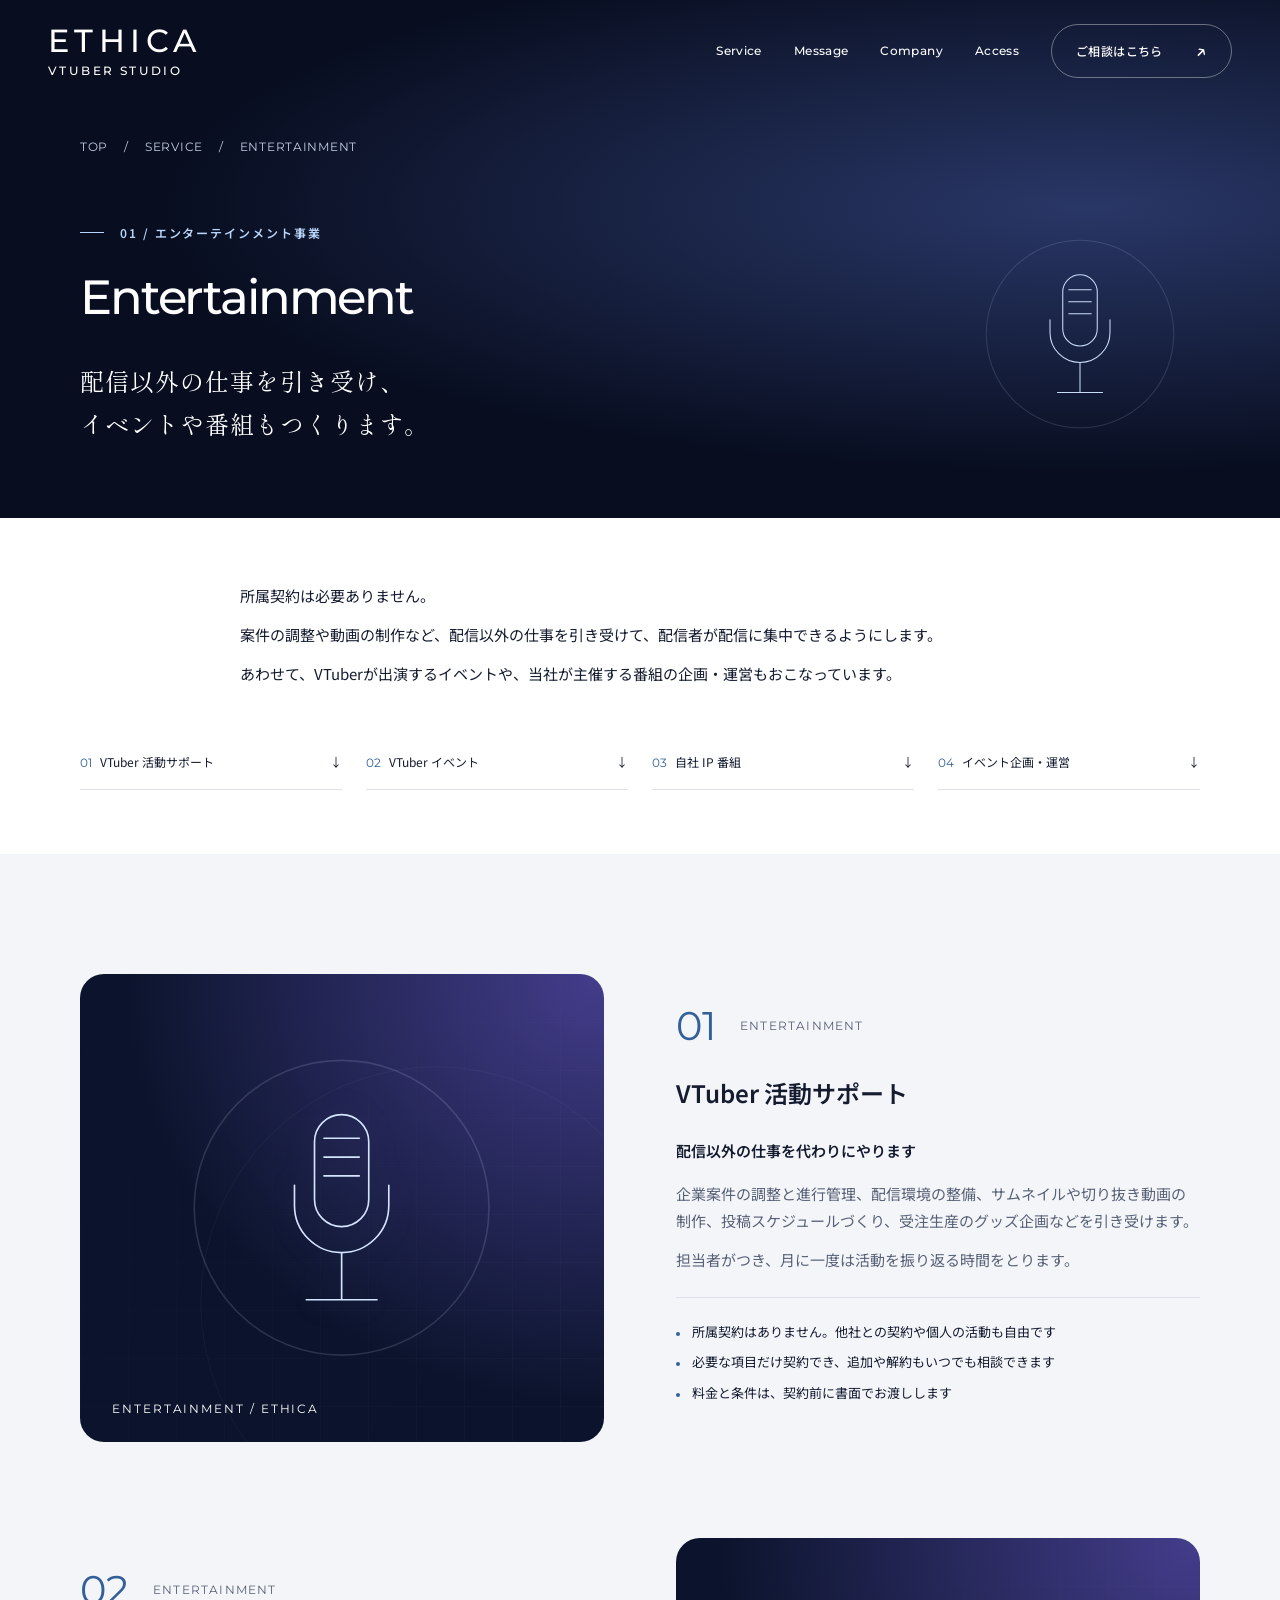
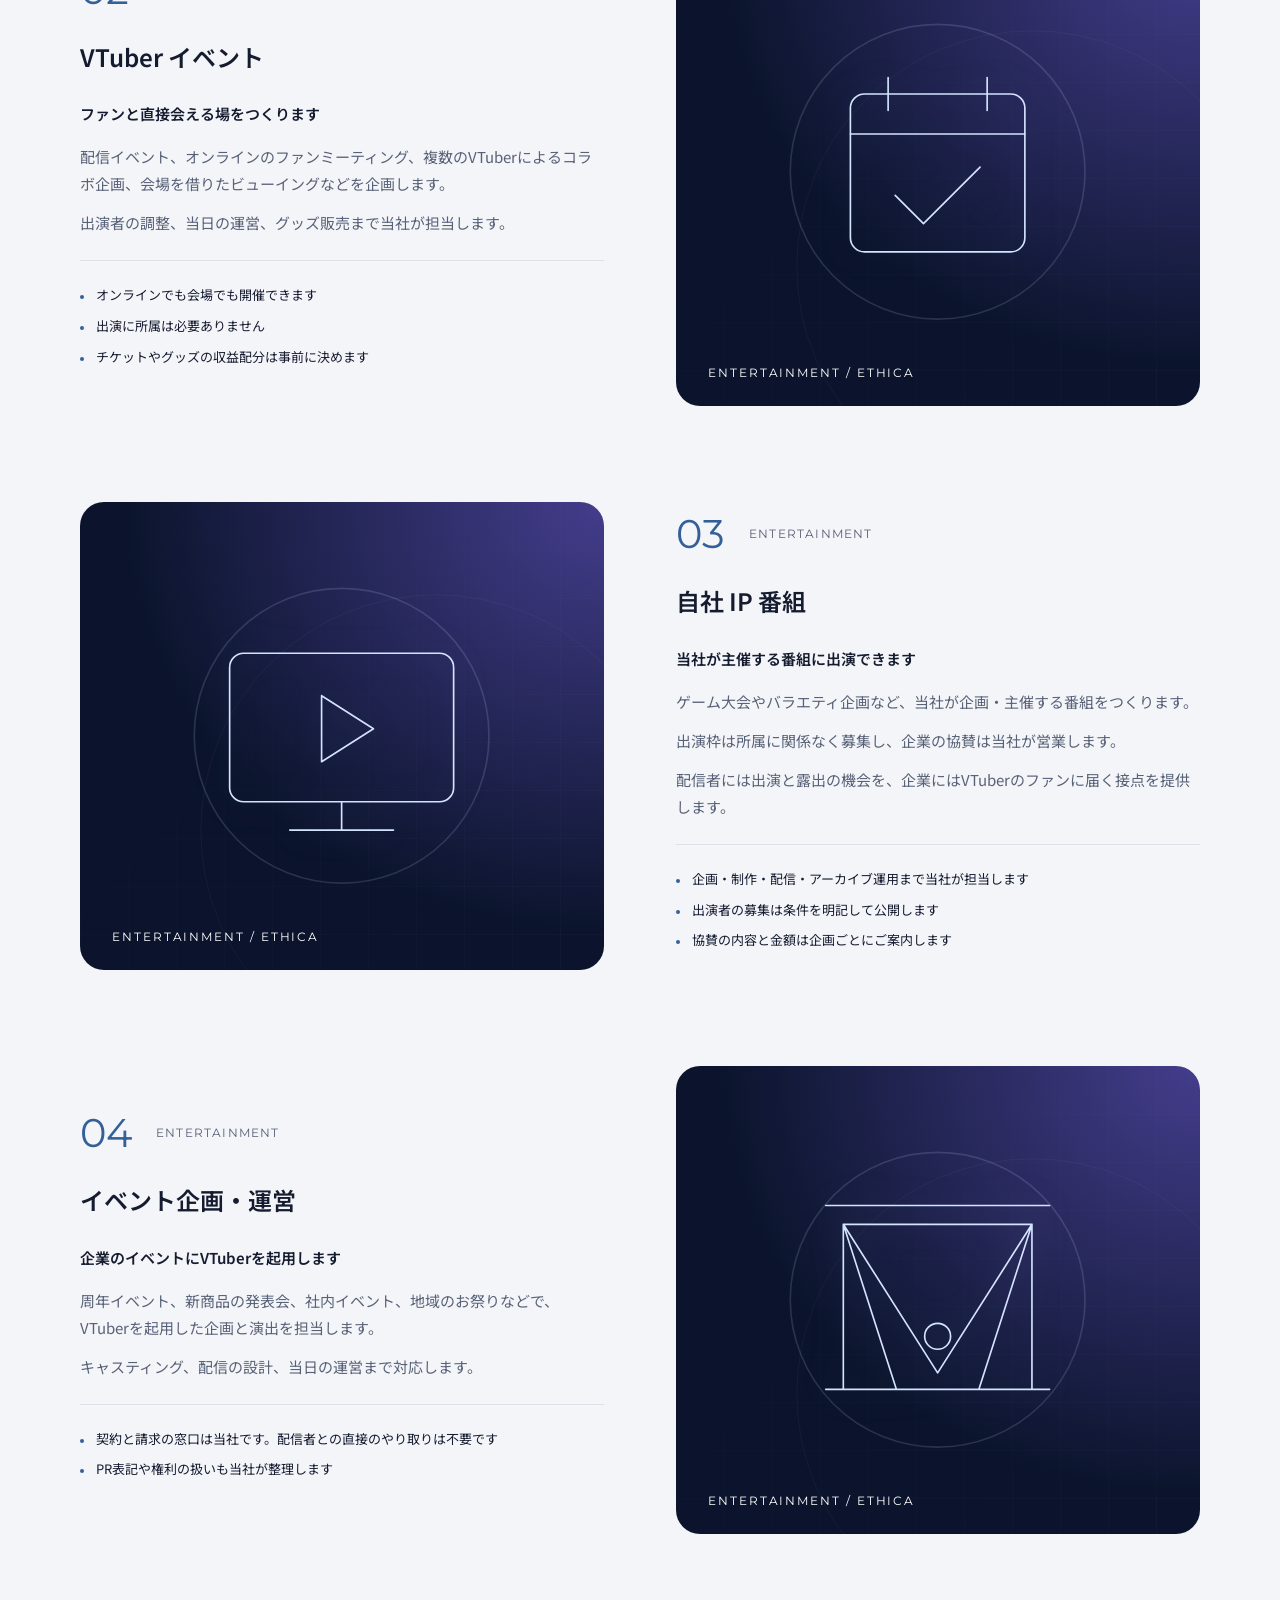
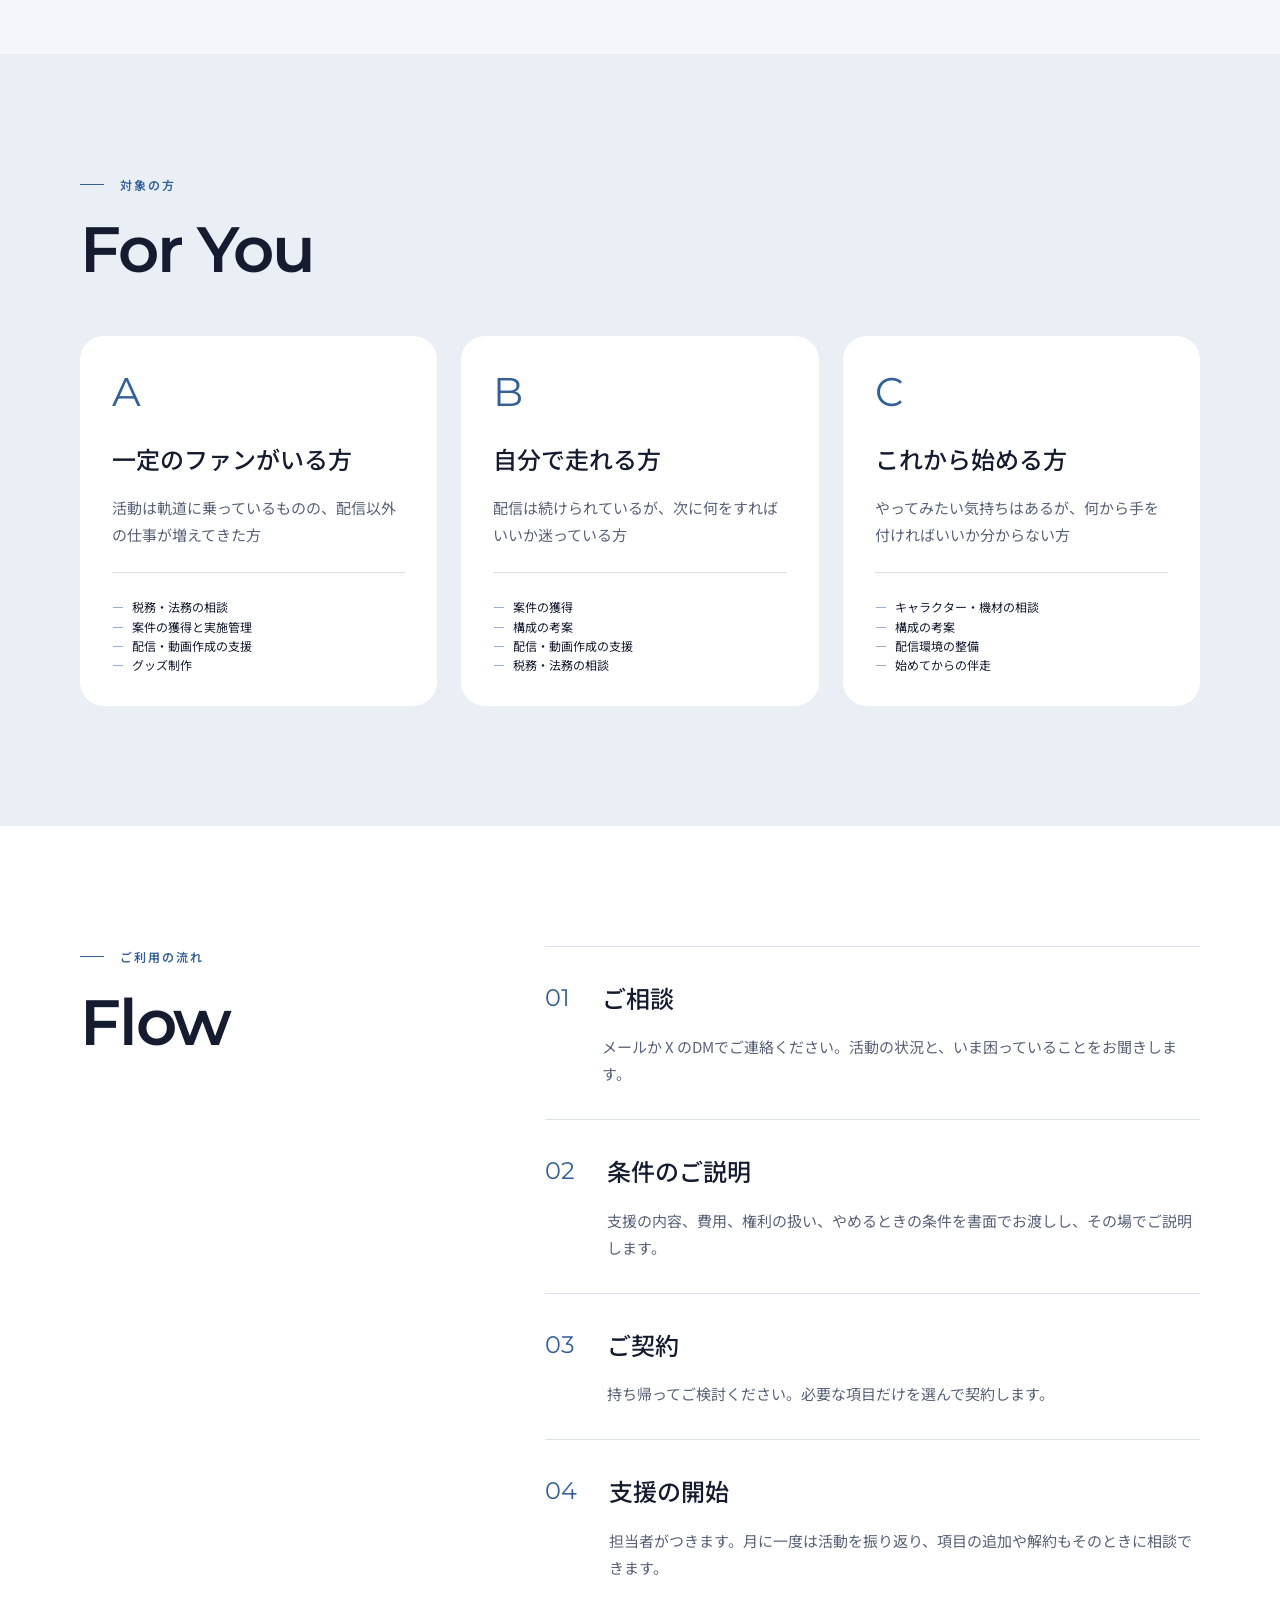
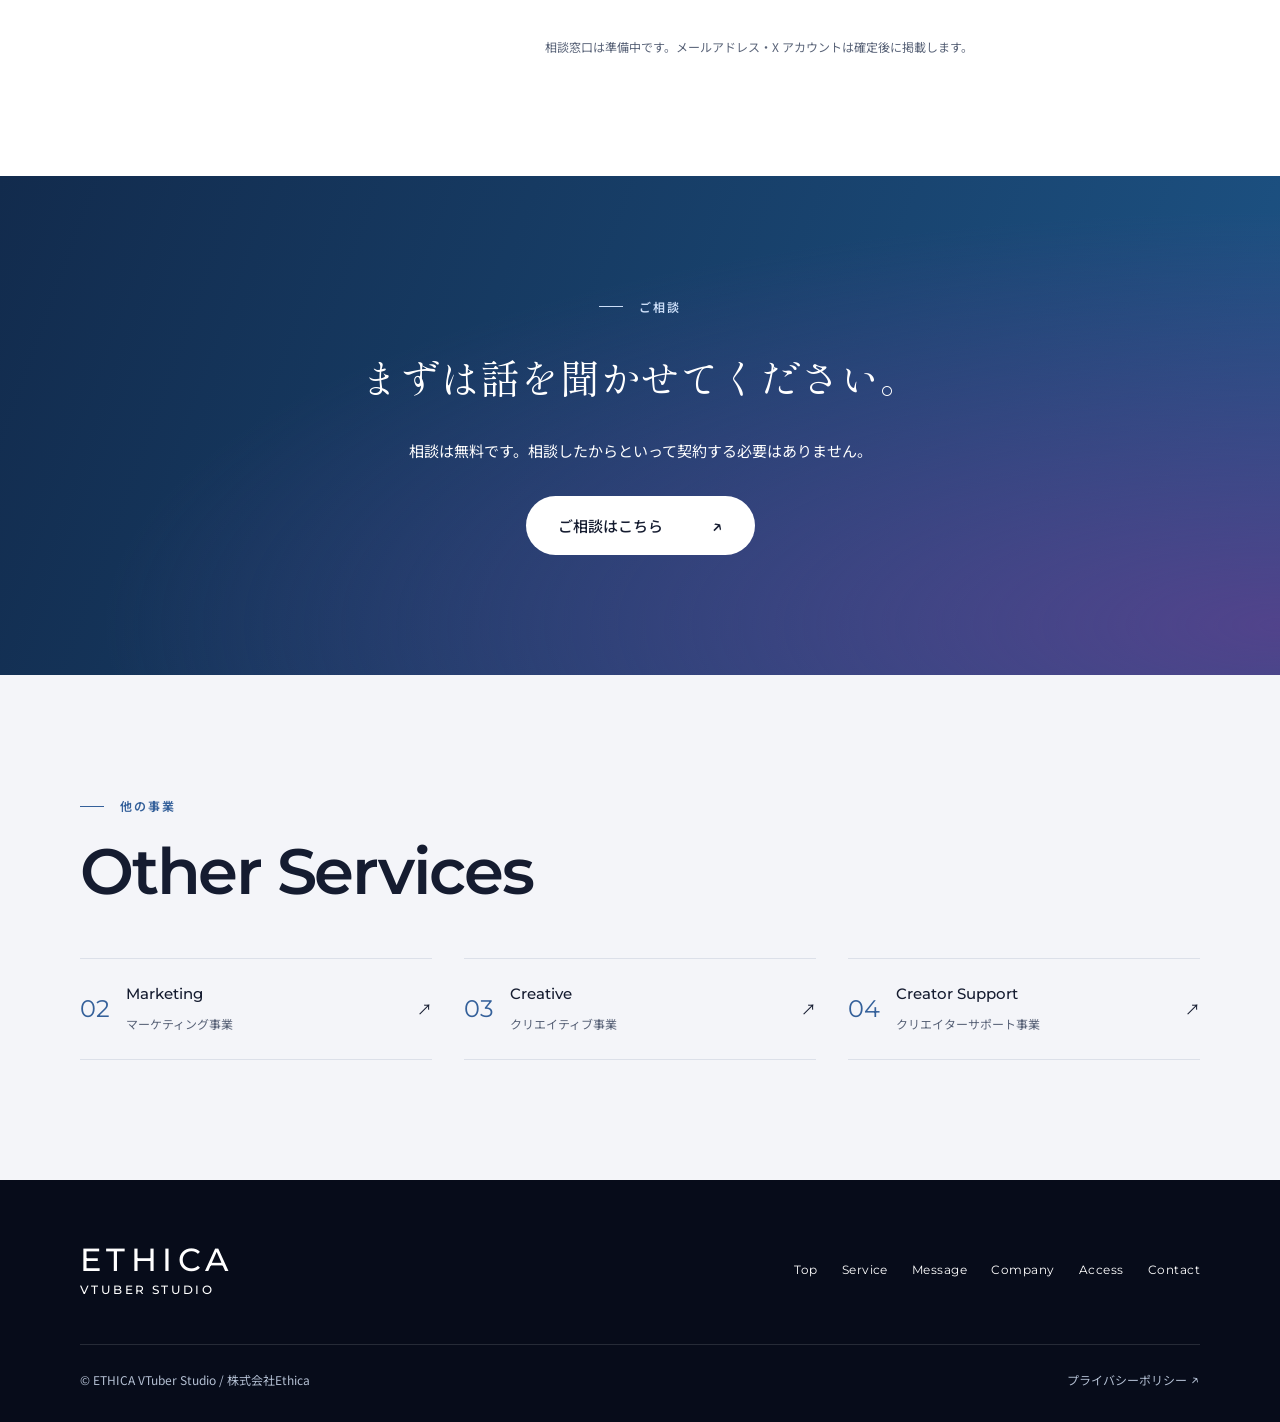
<file: entertainment.html>
<!doctype html><html lang="ja"><head><meta charset="utf-8"><meta name="viewport" content="width=device-width, initial-scale=1"><meta name="robots" content="noindex,nofollow"><title>エンターテインメント事業 | ETHICA VTuber Studio</title><meta name="description" content="所属契約なしで、配信以外の仕事を引き受けます。VTuberの活動サポート、イベント、当社が主催する番組、企業イベントへのVTuber起用を担当しています。"><meta name="theme-color" content="#080e20"><link rel="icon" href="assets/favicon.svg" type="image/svg+xml"><link rel="preconnect" href="https://fonts.googleapis.com"><link rel="preconnect" href="https://fonts.gstatic.com" crossorigin><link href="https://fonts.googleapis.com/css2?family=Montserrat:wght@400;500;600;700&family=Noto+Sans+JP:wght@400;500;600;700&family=Shippori+Mincho:wght@400;500&display=swap" rel="stylesheet"><link rel="stylesheet" href="assets/style.css"><script src="assets/main.js" defer></script></head><body class="subpage"><a class="skip-link" href="#main">本文へ移動</a><header class="site-header"><a class="brand" href="index.html" aria-label="ETHICA VTuber Studio トップ"><span class="wordmark">ETHICA<span>VTUBER STUDIO</span></span></a><button class="menu-toggle" type="button" aria-expanded="false" aria-controls="main-nav" aria-label="メニューを開く"><span></span><span></span></button><nav id="main-nav" class="main-nav" aria-label="メインナビゲーション"><a href="index.html#service">Service</a><a href="index.html#message">Message</a><a href="index.html#company">Company</a><a href="index.html#access">Access</a><a class="nav-contact" href="index.html#contact">ご相談はこちら <span aria-hidden="true">↗</span></a></nav></header><main id="main"><section class="business-hero theme-entertainment"><div class="container"><nav class="breadcrumb" aria-label="パンくずリスト"><a href="index.html">TOP</a><span aria-hidden="true">/</span><a href="index.html#service">SERVICE</a><span aria-hidden="true">/</span><span>ENTERTAINMENT</span></nav><div class="business-title"><div><p class="eyebrow">01 / エンターテインメント事業</p><h1>Entertainment</h1><p class="serif">配信以外の仕事を引き受け、<br>イベントや番組もつくります。</p></div><div class="business-hero-art" aria-hidden="true"><svg viewBox="0 0 320 288" fill="none" stroke="currentColor" stroke-width="1.4" stroke-linecap="round" stroke-linejoin="round" aria-hidden="true"><circle cx="160" cy="144" r="125" stroke-opacity=".15"/><rect x="137" y="65" width="46" height="95" rx="23"/><path d="M120 125v17a40 40 0 0 0 80 0v-17M160 182v40m-30 0h60M145 85h30m-30 16h30m-30 16h30"/></svg></div></div></div></section><section class="business-lead"><div class="container"><p>所属契約は必要ありません。</p><p>案件の調整や動画の制作など、<br class="sp">配信以外の仕事を引き受けて、<br class="sp">配信者が配信に集中できるようにします。</p><p>あわせて、VTuberが出演するイベントや、<br class="sp">当社が主催する番組の企画・運営も<br class="sp">おこなっています。</p><nav class="service-index" aria-label="サービス一覧"><a href="#service-1"><span>01</span>VTuber 活動サポート<span aria-hidden="true">↓</span></a><a href="#service-2"><span>02</span>VTuber イベント<span aria-hidden="true">↓</span></a><a href="#service-3"><span>03</span>自社 IP 番組<span aria-hidden="true">↓</span></a><a href="#service-4"><span>04</span>イベント企画・運営<span aria-hidden="true">↓</span></a></nav></div></section><section class="section detail-section" aria-label="提供するサービス"><div class="container"><article id="service-1" class="detail-row reveal"><div class="art art-entertainment" aria-hidden="true"><div class="art-orbit"></div><svg viewBox="0 0 320 288" fill="none" stroke="currentColor" stroke-width="1.4" stroke-linecap="round" stroke-linejoin="round" aria-hidden="true"><circle cx="160" cy="144" r="125" stroke-opacity=".15"/><rect x="137" y="65" width="46" height="95" rx="23"/><path d="M120 125v17a40 40 0 0 0 80 0v-17M160 182v40m-30 0h60M145 85h30m-30 16h30m-30 16h30"/></svg><span class="art-caption">ENTERTAINMENT / ETHICA</span></div><div class="detail-copy"><p class="detail-number">01<span>ENTERTAINMENT</span></p><h2>VTuber 活動サポート</h2><h3>配信以外の仕事を代わりにやります</h3><p>企業案件の調整と進行管理、配信環境の整備、サムネイルや切り抜き動画の制作、投稿スケジュールづくり、受注生産のグッズ企画などを引き受けます。</p><p>担当者がつき、月に一度は活動を振り返る時間をとります。</p><ul class="detail-points"><li>所属契約はありません。他社との契約や個人の活動も自由です</li><li>必要な項目だけ契約でき、追加や解約もいつでも相談できます</li><li>料金と条件は、契約前に書面でお渡しします</li></ul></div></article><article id="service-2" class="detail-row reveal"><div class="art art-entertainment" aria-hidden="true"><div class="art-orbit"></div><svg viewBox="0 0 320 288" fill="none" stroke="currentColor" stroke-width="1.4" stroke-linecap="round" stroke-linejoin="round" aria-hidden="true"><circle cx="160" cy="144" r="125" stroke-opacity=".15"/><rect x="86" y="78" width="148" height="134" rx="12"/><path d="M86 112h148M118 64v28m84-28v28m-78 72 24 24 48-48"/></svg><span class="art-caption">ENTERTAINMENT / ETHICA</span></div><div class="detail-copy"><p class="detail-number">02<span>ENTERTAINMENT</span></p><h2>VTuber イベント</h2><h3>ファンと直接会える場をつくります</h3><p>配信イベント、オンラインのファンミーティング、複数のVTuberによるコラボ企画、会場を借りたビューイングなどを企画します。</p><p>出演者の調整、当日の運営、グッズ販売まで当社が担当します。</p><ul class="detail-points"><li>オンラインでも会場でも開催できます</li><li>出演に所属は必要ありません</li><li>チケットやグッズの収益配分は事前に決めます</li></ul></div></article><article id="service-3" class="detail-row reveal"><div class="art art-entertainment" aria-hidden="true"><div class="art-orbit"></div><svg viewBox="0 0 320 288" fill="none" stroke="currentColor" stroke-width="1.4" stroke-linecap="round" stroke-linejoin="round" aria-hidden="true"><circle cx="160" cy="144" r="125" stroke-opacity=".15"/><rect x="65" y="74" width="190" height="126" rx="12"/><path d="m143 110 44 28-44 28zM116 224h88m-44-24v24"/></svg><span class="art-caption">ENTERTAINMENT / ETHICA</span></div><div class="detail-copy"><p class="detail-number">03<span>ENTERTAINMENT</span></p><h2>自社 IP 番組</h2><h3>当社が主催する番組に出演できます</h3><p>ゲーム大会やバラエティ企画など、当社が企画・主催する番組をつくります。</p><p>出演枠は所属に関係なく募集し、企業の協賛は当社が営業します。</p><p>配信者には出演と露出の機会を、企業にはVTuberのファンに届く接点を提供します。</p><ul class="detail-points"><li>企画・制作・配信・アーカイブ運用まで当社が担当します</li><li>出演者の募集は条件を明記して公開します</li><li>協賛の内容と金額は企画ごとにご案内します</li></ul></div></article><article id="service-4" class="detail-row reveal"><div class="art art-entertainment" aria-hidden="true"><div class="art-orbit"></div><svg viewBox="0 0 320 288" fill="none" stroke="currentColor" stroke-width="1.4" stroke-linecap="round" stroke-linejoin="round" aria-hidden="true"><circle cx="160" cy="144" r="125" stroke-opacity=".15"/><path d="M65 220h190M80 220V80h160v140M80 80l80 126 80-126M80 80l45 140m115-140-45 140M65 64h190"/><circle cx="160" cy="175" r="11"/></svg><span class="art-caption">ENTERTAINMENT / ETHICA</span></div><div class="detail-copy"><p class="detail-number">04<span>ENTERTAINMENT</span></p><h2>イベント企画・運営</h2><h3>企業のイベントにVTuberを起用します</h3><p>周年イベント、新商品の発表会、社内イベント、地域のお祭りなどで、VTuberを起用した企画と演出を担当します。</p><p>キャスティング、配信の設計、当日の運営まで対応します。</p><ul class="detail-points"><li>契約と請求の窓口は当社です。配信者との直接のやり取りは不要です</li><li>PR表記や権利の扱いも当社が整理します</li></ul></div></article></div></section><section class="section audience"><div class="container"><div class="section-heading"><p class="eyebrow">対象の方</p><h2>For You</h2></div><div class="audience-grid"><article class="audience-card reveal"><span class="audience-letter">A</span><h3>一定のファンがいる方</h3><p>活動は軌道に乗っているものの、配信以外の仕事が増えてきた方</p><ul><li>税務・法務の相談</li><li>案件の獲得と実施管理</li><li>配信・動画作成の支援</li><li>グッズ制作</li></ul></article><article class="audience-card reveal"><span class="audience-letter">B</span><h3>自分で走れる方</h3><p>配信は続けられているが、次に何をすればいいか迷っている方</p><ul><li>案件の獲得</li><li>構成の考案</li><li>配信・動画作成の支援</li><li>税務・法務の相談</li></ul></article><article class="audience-card reveal"><span class="audience-letter">C</span><h3>これから始める方</h3><p>やってみたい気持ちはあるが、何から手を付ければいいか分からない方</p><ul><li>キャラクター・機材の相談</li><li>構成の考案</li><li>配信環境の整備</li><li>始めてからの伴走</li></ul></article></div></div></section><section class="section flow"><div class="container split-section"><div class="section-heading"><p class="eyebrow">ご利用の流れ</p><h2>Flow</h2></div><div><ol class="steps"><li class="reveal"><span>01</span><div><h3>ご相談</h3><p>メールか X のDMでご連絡ください。活動の状況と、いま困っていることをお聞きします。</p></div></li><li class="reveal"><span>02</span><div><h3>条件のご説明</h3><p>支援の内容、費用、権利の扱い、やめるときの条件を書面でお渡しし、その場でご説明します。</p></div></li><li class="reveal"><span>03</span><div><h3>ご契約</h3><p>持ち帰ってご検討ください。必要な項目だけを選んで契約します。</p></div></li><li class="reveal"><span>04</span><div><h3>支援の開始</h3><p>担当者がつきます。月に一度は活動を振り返り、項目の追加や解約もそのときに相談できます。</p></div></li></ol><p class="small-note">相談窓口は準備中です。メールアドレス・X アカウントは確定後に掲載します。</p></div></div></section><section class="section consultation"><div class="container"><p class="eyebrow">ご相談</p><h2 class="serif">まずは話を聞かせてください。</h2><p>相談は無料です。相談したからといって契約する必要はありません。</p><a class="button button-white" href="index.html#contact">ご相談はこちら <span aria-hidden="true">↗</span></a></div></section><section class="section other-services"><div class="container"><div class="section-heading"><p class="eyebrow">他の事業</p><h2>Other Services</h2></div><div class="other-grid"><a class="other-link" href="marketing.html"><span class="other-number">02</span><span><strong>Marketing</strong><small>マーケティング事業</small></span><span aria-hidden="true">↗</span></a><a class="other-link" href="creative.html"><span class="other-number">03</span><span><strong>Creative</strong><small>クリエイティブ事業</small></span><span aria-hidden="true">↗</span></a><a class="other-link" href="support.html"><span class="other-number">04</span><span><strong>Creator Support</strong><small>クリエイターサポート事業</small></span><span aria-hidden="true">↗</span></a></div></div></section></main><footer class="site-footer"><div class="container"><div class="footer-top"><a class="brand" href="index.html" aria-label="ETHICA VTuber Studio トップ"><span class="wordmark">ETHICA<span>VTUBER STUDIO</span></span></a><nav aria-label="フッターナビゲーション"><a href="index.html">Top</a><a href="index.html#service">Service</a><a href="index.html#message">Message</a><a href="index.html#company">Company</a><a href="index.html#access">Access</a><a href="index.html#contact">Contact</a></nav></div><div class="footer-bottom"><small>© ETHICA VTuber Studio / 株式会社Ethica</small><a href="privacy.html">プライバシーポリシー <span aria-hidden="true">↗</span></a></div></div></footer></body></html>
</file>
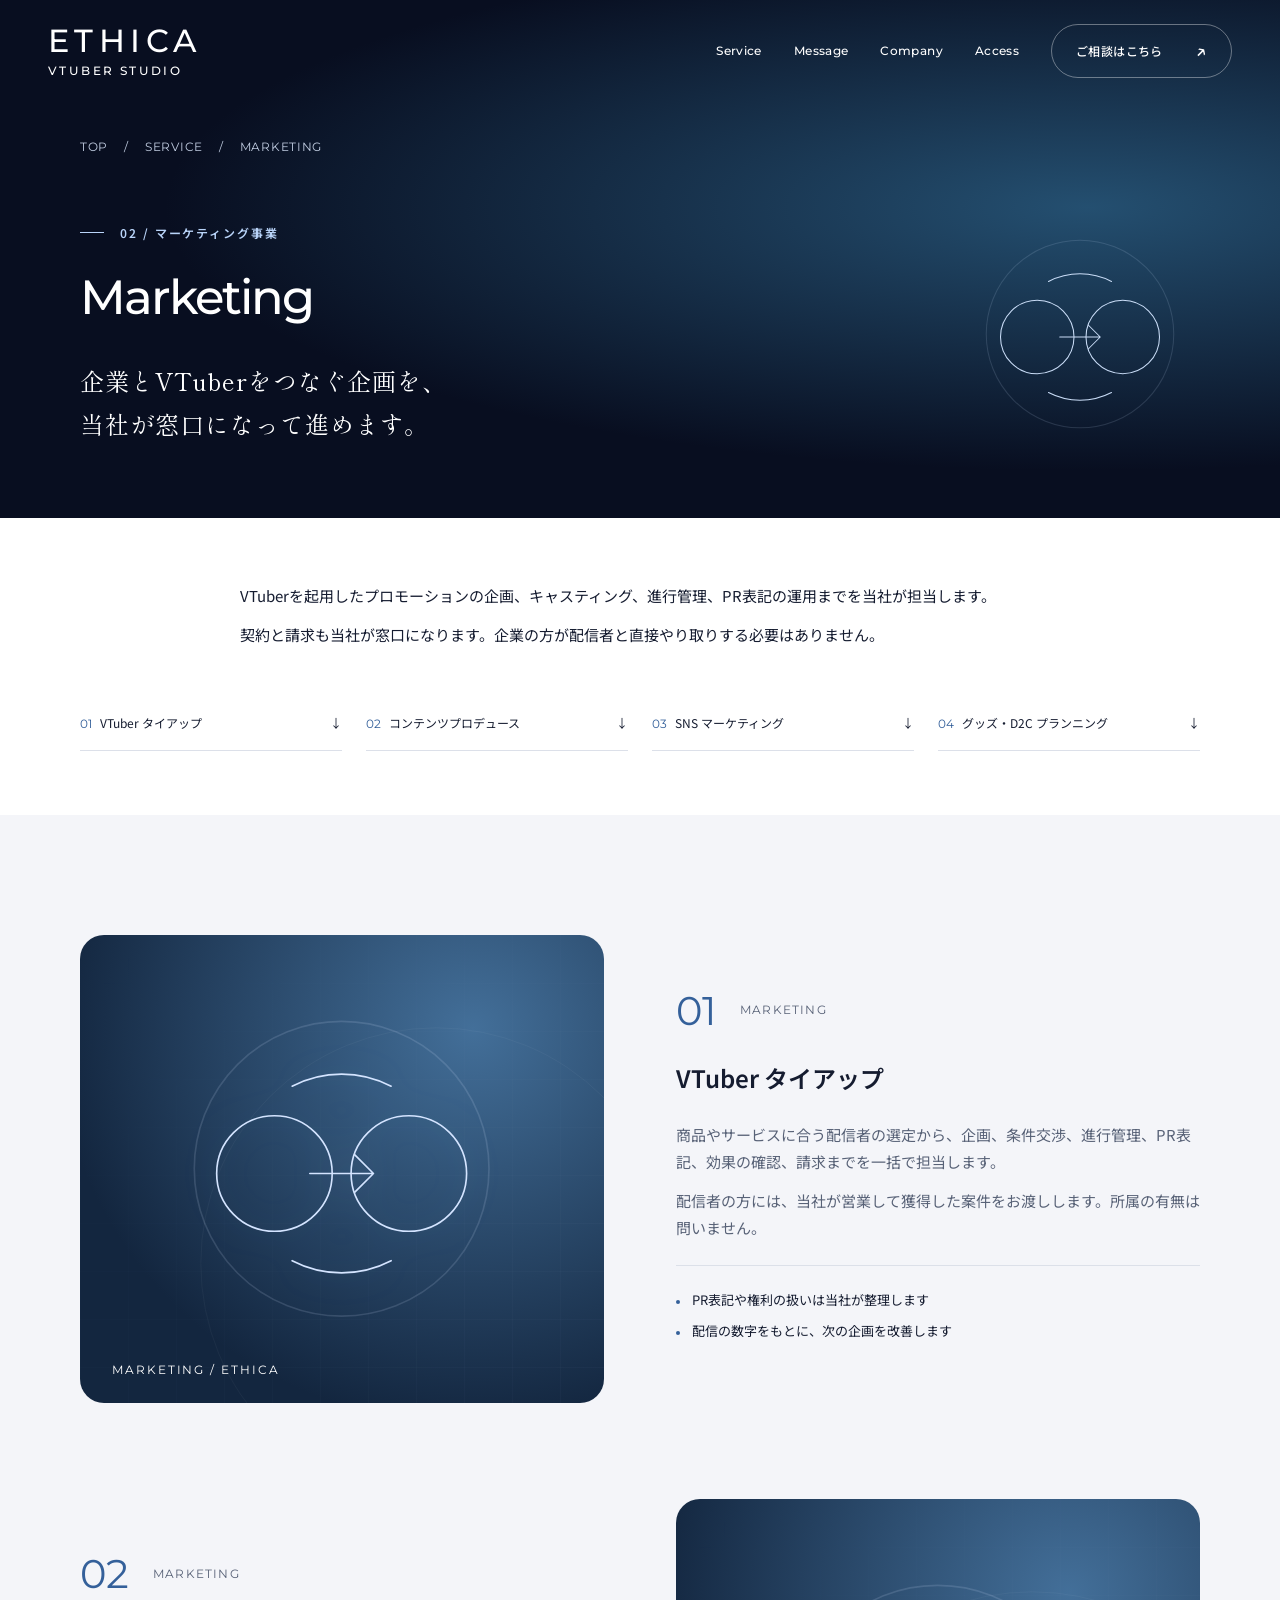
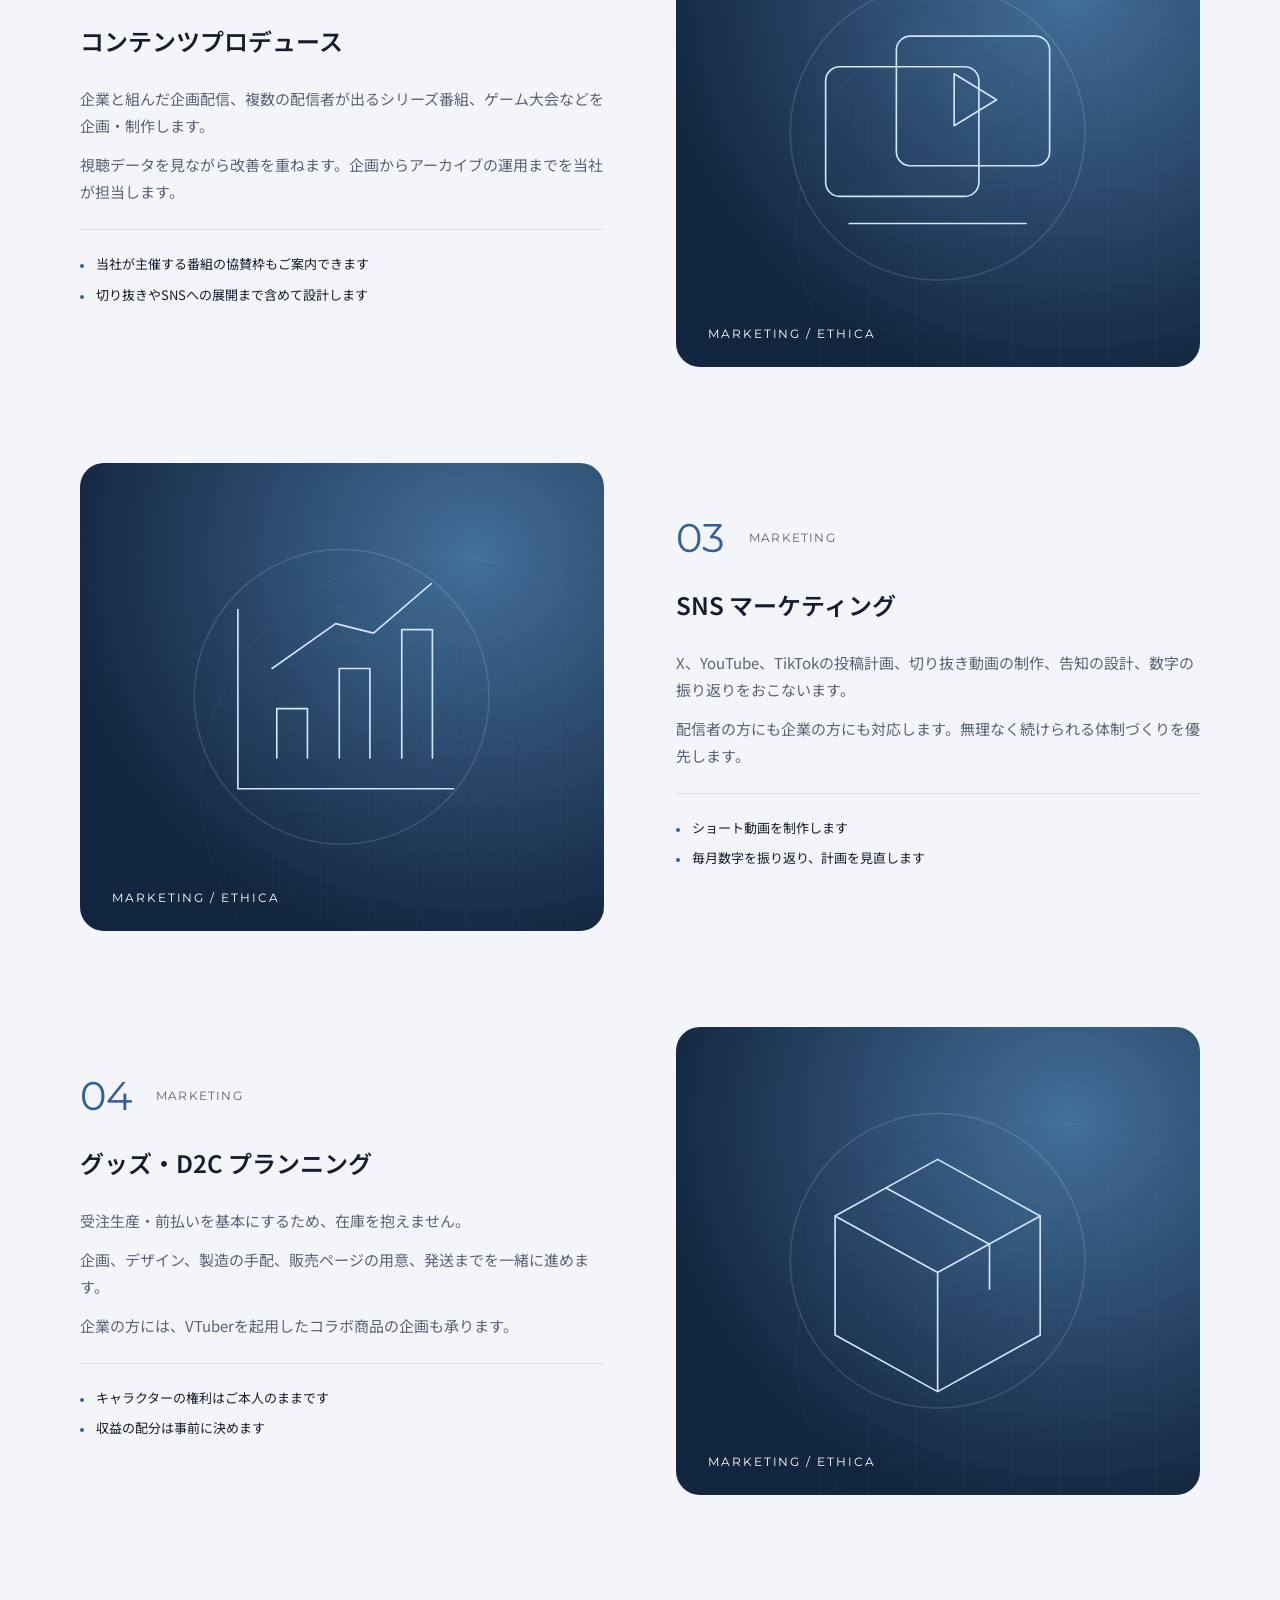
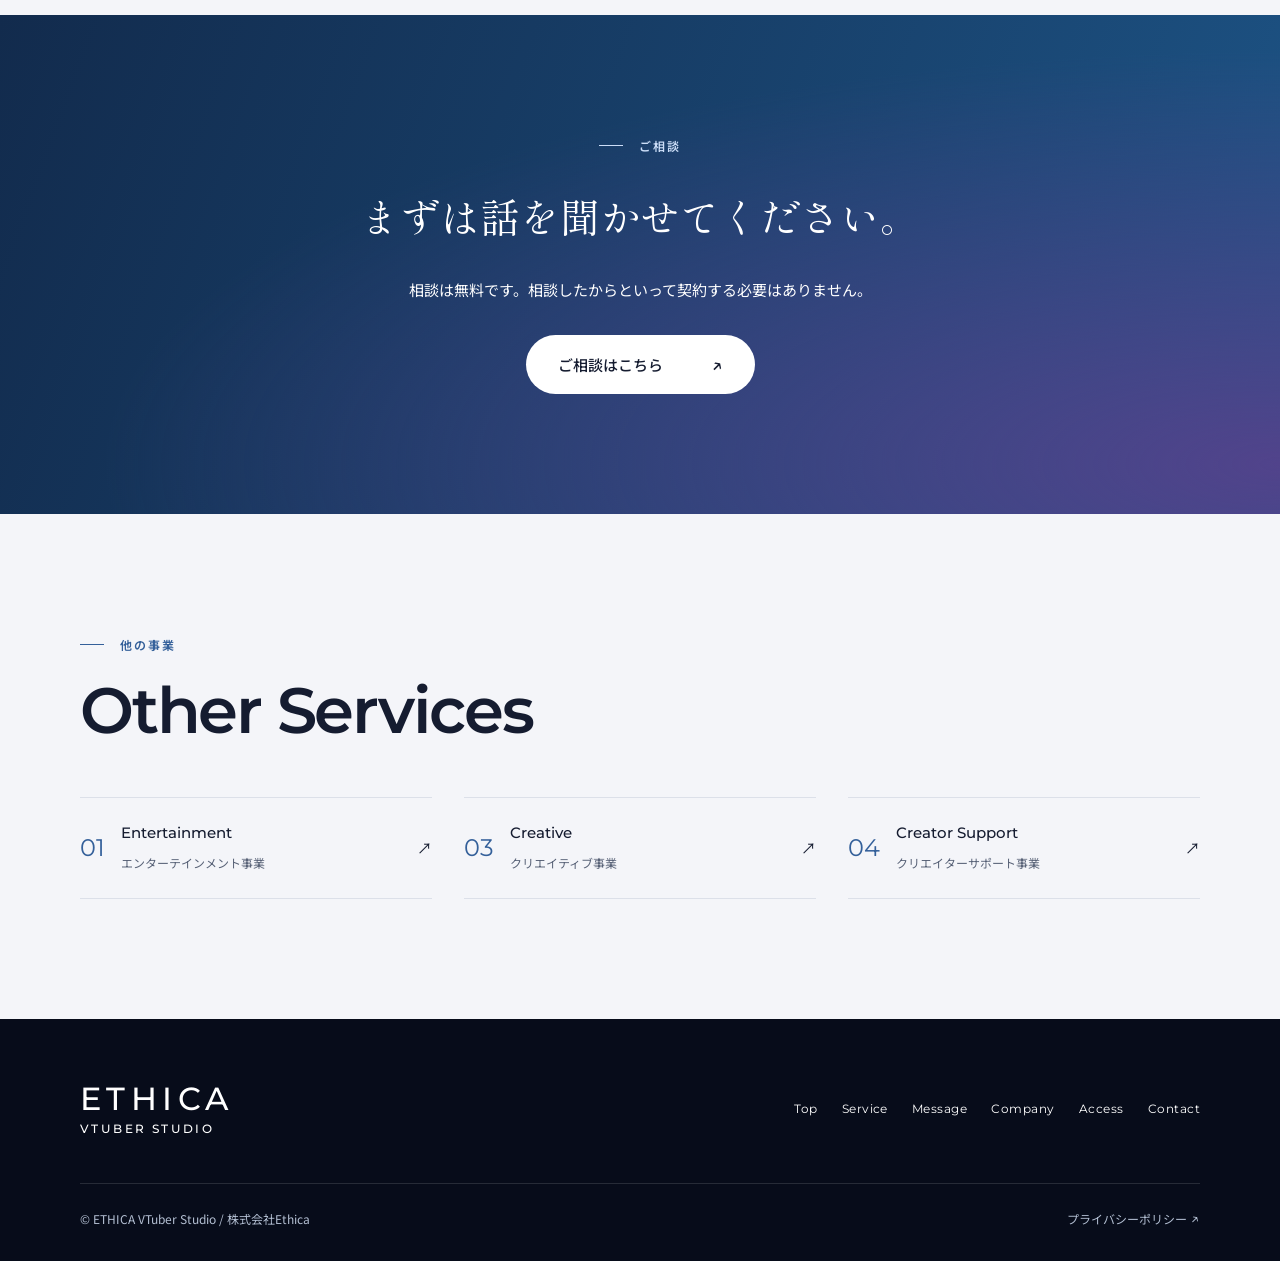
<file: marketing.html>
<!doctype html><html lang="ja"><head><meta charset="utf-8"><meta name="viewport" content="width=device-width, initial-scale=1"><meta name="robots" content="noindex,nofollow"><title>マーケティング事業 | ETHICA VTuber Studio</title><meta name="description" content="VTuberを起用したプロモーションの企画、キャスティング、進行管理、PR表記の運用までを当社が担当します。契約と請求も当社が窓口になります。"><meta name="theme-color" content="#080e20"><link rel="icon" href="assets/favicon.svg" type="image/svg+xml"><link rel="preconnect" href="https://fonts.googleapis.com"><link rel="preconnect" href="https://fonts.gstatic.com" crossorigin><link href="https://fonts.googleapis.com/css2?family=Montserrat:wght@400;500;600;700&family=Noto+Sans+JP:wght@400;500;600;700&family=Shippori+Mincho:wght@400;500&display=swap" rel="stylesheet"><link rel="stylesheet" href="assets/style.css"><script src="assets/main.js" defer></script></head><body class="subpage"><a class="skip-link" href="#main">本文へ移動</a><header class="site-header"><a class="brand" href="index.html" aria-label="ETHICA VTuber Studio トップ"><span class="wordmark">ETHICA<span>VTUBER STUDIO</span></span></a><button class="menu-toggle" type="button" aria-expanded="false" aria-controls="main-nav" aria-label="メニューを開く"><span></span><span></span></button><nav id="main-nav" class="main-nav" aria-label="メインナビゲーション"><a href="index.html#service">Service</a><a href="index.html#message">Message</a><a href="index.html#company">Company</a><a href="index.html#access">Access</a><a class="nav-contact" href="index.html#contact">ご相談はこちら <span aria-hidden="true">↗</span></a></nav></header><main id="main"><section class="business-hero theme-marketing"><div class="container"><nav class="breadcrumb" aria-label="パンくずリスト"><a href="index.html">TOP</a><span aria-hidden="true">/</span><a href="index.html#service">SERVICE</a><span aria-hidden="true">/</span><span>MARKETING</span></nav><div class="business-title"><div><p class="eyebrow">02 / マーケティング事業</p><h1>Marketing</h1><p class="serif">企業とVTuberをつなぐ企画を、<br>当社が窓口になって進めます。</p></div><div class="business-hero-art" aria-hidden="true"><svg viewBox="0 0 320 288" fill="none" stroke="currentColor" stroke-width="1.4" stroke-linecap="round" stroke-linejoin="round" aria-hidden="true"><circle cx="160" cy="144" r="125" stroke-opacity=".15"/><circle cx="103" cy="148" r="49"/><circle cx="217" cy="148" r="49"/><path d="M133 148h54m-16-16 16 16-16 16M118 74a91 91 0 0 1 84 0M118 222a91 91 0 0 0 84 0"/></svg></div></div></div></section><section class="business-lead"><div class="container"><p>VTuberを起用したプロモーションの企画、<br class="sp">キャスティング、進行管理、<br class="sp">PR表記の運用までを当社が担当します。</p><p>契約と請求も当社が窓口になります。<br class="sp">企業の方が配信者と直接やり取りする<br class="sp">必要はありません。</p><nav class="service-index" aria-label="サービス一覧"><a href="#service-1"><span>01</span>VTuber タイアップ<span aria-hidden="true">↓</span></a><a href="#service-2"><span>02</span>コンテンツプロデュース<span aria-hidden="true">↓</span></a><a href="#service-3"><span>03</span>SNS マーケティング<span aria-hidden="true">↓</span></a><a href="#service-4"><span>04</span>グッズ・D2C プランニング<span aria-hidden="true">↓</span></a></nav></div></section><section class="section detail-section" aria-label="提供するサービス"><div class="container"><article id="service-1" class="detail-row reveal"><div class="art art-marketing" aria-hidden="true"><div class="art-orbit"></div><svg viewBox="0 0 320 288" fill="none" stroke="currentColor" stroke-width="1.4" stroke-linecap="round" stroke-linejoin="round" aria-hidden="true"><circle cx="160" cy="144" r="125" stroke-opacity=".15"/><circle cx="103" cy="148" r="49"/><circle cx="217" cy="148" r="49"/><path d="M133 148h54m-16-16 16 16-16 16M118 74a91 91 0 0 1 84 0M118 222a91 91 0 0 0 84 0"/></svg><span class="art-caption">MARKETING / ETHICA</span></div><div class="detail-copy"><p class="detail-number">01<span>MARKETING</span></p><h2>VTuber タイアップ</h2><p>商品やサービスに合う配信者の選定から、企画、条件交渉、進行管理、PR表記、効果の確認、請求までを一括で担当します。</p><p>配信者の方には、当社が営業して獲得した案件をお渡しします。所属の有無は問いません。</p><ul class="detail-points"><li>PR表記や権利の扱いは当社が整理します</li><li>配信の数字をもとに、次の企画を改善します</li></ul></div></article><article id="service-2" class="detail-row reveal"><div class="art art-marketing" aria-hidden="true"><div class="art-orbit"></div><svg viewBox="0 0 320 288" fill="none" stroke="currentColor" stroke-width="1.4" stroke-linecap="round" stroke-linejoin="round" aria-hidden="true"><circle cx="160" cy="144" r="125" stroke-opacity=".15"/><rect x="65" y="88" width="130" height="110" rx="12"/><rect x="125" y="62" width="130" height="110" rx="12"/><path d="m174 94 36 22-36 22zM85 221h150"/></svg><span class="art-caption">MARKETING / ETHICA</span></div><div class="detail-copy"><p class="detail-number">02<span>MARKETING</span></p><h2>コンテンツプロデュース</h2><p>企業と組んだ企画配信、複数の配信者が出るシリーズ番組、ゲーム大会などを企画・制作します。</p><p>視聴データを見ながら改善を重ねます。企画からアーカイブの運用までを当社が担当します。</p><ul class="detail-points"><li>当社が主催する番組の協賛枠もご案内できます</li><li>切り抜きやSNSへの展開まで含めて設計します</li></ul></div></article><article id="service-3" class="detail-row reveal"><div class="art art-marketing" aria-hidden="true"><div class="art-orbit"></div><svg viewBox="0 0 320 288" fill="none" stroke="currentColor" stroke-width="1.4" stroke-linecap="round" stroke-linejoin="round" aria-hidden="true"><circle cx="160" cy="144" r="125" stroke-opacity=".15"/><path d="M72 70v152h183M105 196v-42h26v42m27 0v-76h26v76m27 0V87h26v109M101 120l54-38 32 8 49-42"/></svg><span class="art-caption">MARKETING / ETHICA</span></div><div class="detail-copy"><p class="detail-number">03<span>MARKETING</span></p><h2>SNS マーケティング</h2><p>X、YouTube、TikTokの投稿計画、切り抜き動画の制作、告知の設計、数字の振り返りをおこないます。</p><p>配信者の方にも企業の方にも対応します。無理なく続けられる体制づくりを優先します。</p><ul class="detail-points"><li>ショート動画を制作します</li><li>毎月数字を振り返り、計画を見直します</li></ul></div></article><article id="service-4" class="detail-row reveal"><div class="art art-marketing" aria-hidden="true"><div class="art-orbit"></div><svg viewBox="0 0 320 288" fill="none" stroke="currentColor" stroke-width="1.4" stroke-linecap="round" stroke-linejoin="round" aria-hidden="true"><circle cx="160" cy="144" r="125" stroke-opacity=".15"/><path d="m160 58 87 48v101l-87 48-87-48V106zM73 106l87 48 87-48m-87 48v101M116 82l88 48v38"/></svg><span class="art-caption">MARKETING / ETHICA</span></div><div class="detail-copy"><p class="detail-number">04<span>MARKETING</span></p><h2>グッズ・D2C プランニング</h2><p>受注生産・前払いを基本にするため、在庫を抱えません。</p><p>企画、デザイン、製造の手配、販売ページの用意、発送までを一緒に進めます。</p><p>企業の方には、VTuberを起用したコラボ商品の企画も承ります。</p><ul class="detail-points"><li>キャラクターの権利はご本人のままです</li><li>収益の配分は事前に決めます</li></ul></div></article></div></section><section class="section consultation"><div class="container"><p class="eyebrow">ご相談</p><h2 class="serif">まずは話を聞かせてください。</h2><p>相談は無料です。相談したからといって契約する必要はありません。</p><a class="button button-white" href="index.html#contact">ご相談はこちら <span aria-hidden="true">↗</span></a></div></section><section class="section other-services"><div class="container"><div class="section-heading"><p class="eyebrow">他の事業</p><h2>Other Services</h2></div><div class="other-grid"><a class="other-link" href="entertainment.html"><span class="other-number">01</span><span><strong>Entertainment</strong><small>エンターテインメント事業</small></span><span aria-hidden="true">↗</span></a><a class="other-link" href="creative.html"><span class="other-number">03</span><span><strong>Creative</strong><small>クリエイティブ事業</small></span><span aria-hidden="true">↗</span></a><a class="other-link" href="support.html"><span class="other-number">04</span><span><strong>Creator Support</strong><small>クリエイターサポート事業</small></span><span aria-hidden="true">↗</span></a></div></div></section></main><footer class="site-footer"><div class="container"><div class="footer-top"><a class="brand" href="index.html" aria-label="ETHICA VTuber Studio トップ"><span class="wordmark">ETHICA<span>VTUBER STUDIO</span></span></a><nav aria-label="フッターナビゲーション"><a href="index.html">Top</a><a href="index.html#service">Service</a><a href="index.html#message">Message</a><a href="index.html#company">Company</a><a href="index.html#access">Access</a><a href="index.html#contact">Contact</a></nav></div><div class="footer-bottom"><small>© ETHICA VTuber Studio / 株式会社Ethica</small><a href="privacy.html">プライバシーポリシー <span aria-hidden="true">↗</span></a></div></div></footer></body></html>
</file>
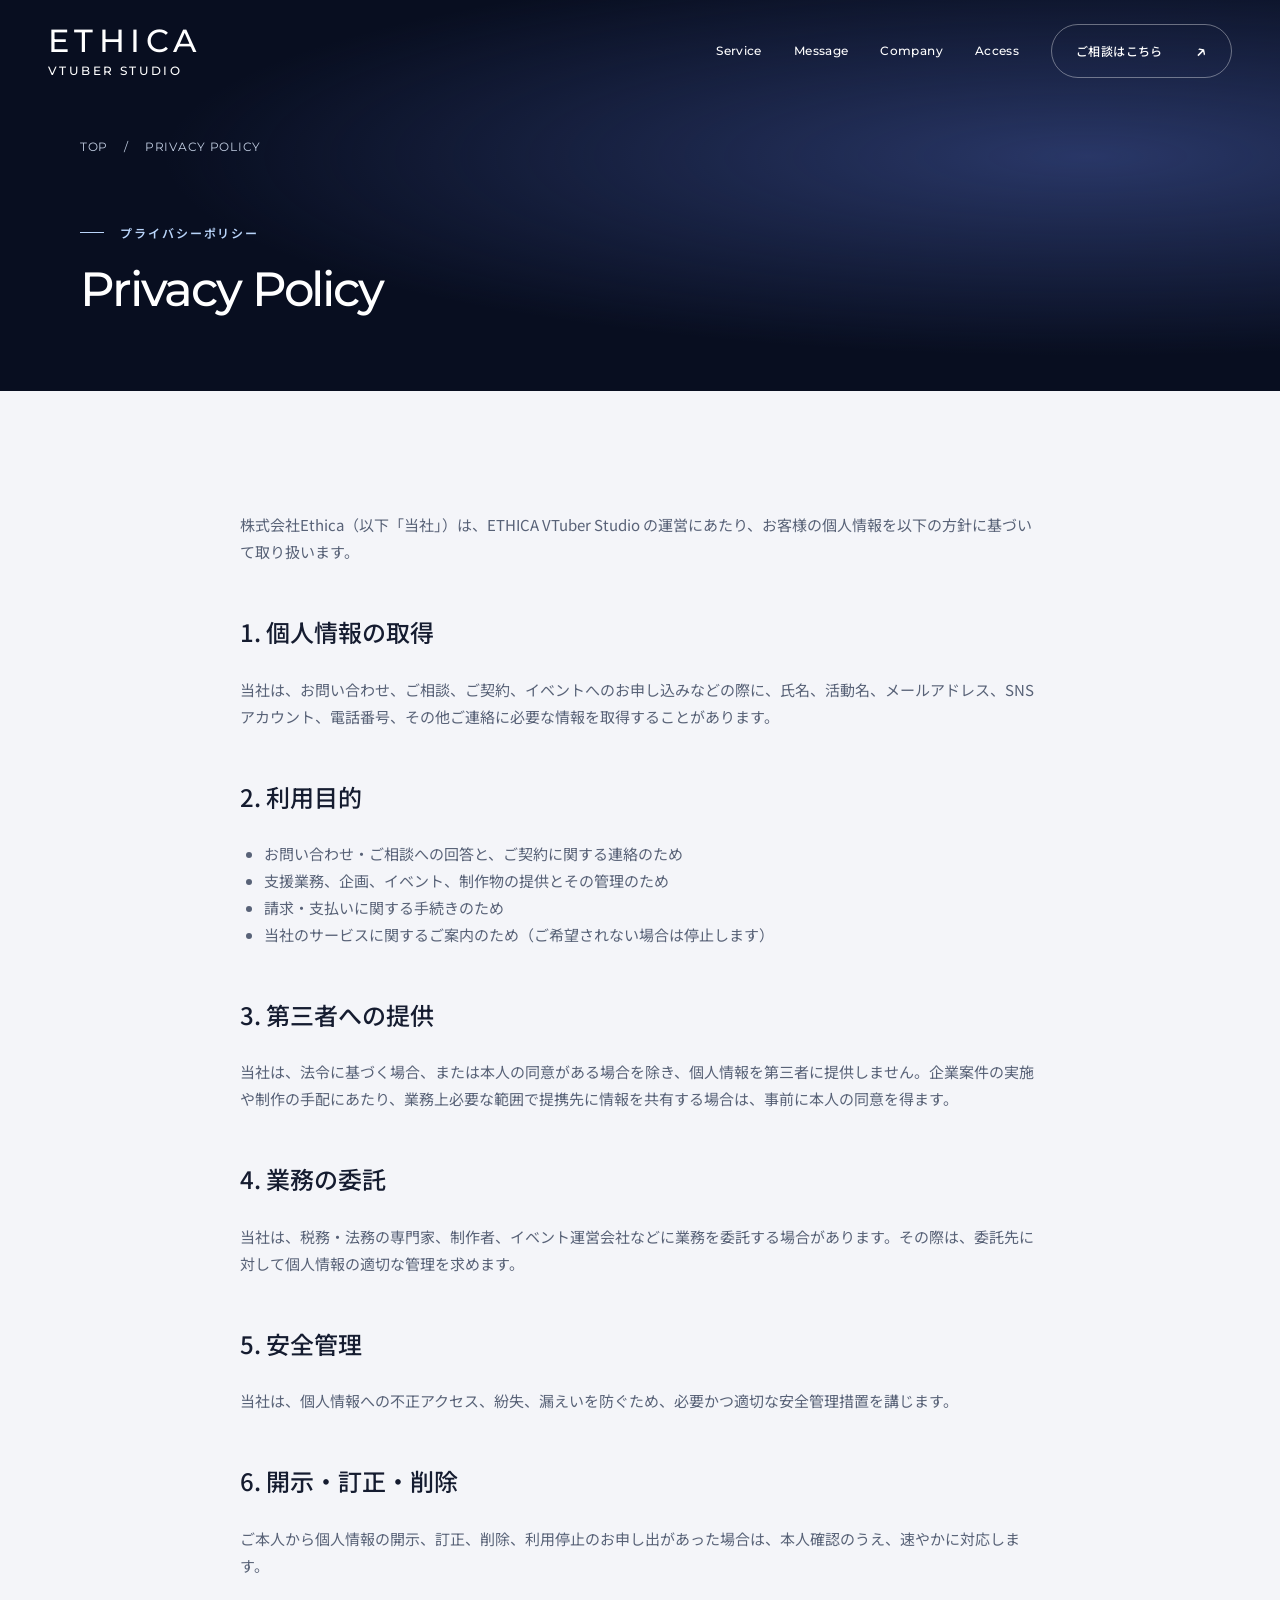
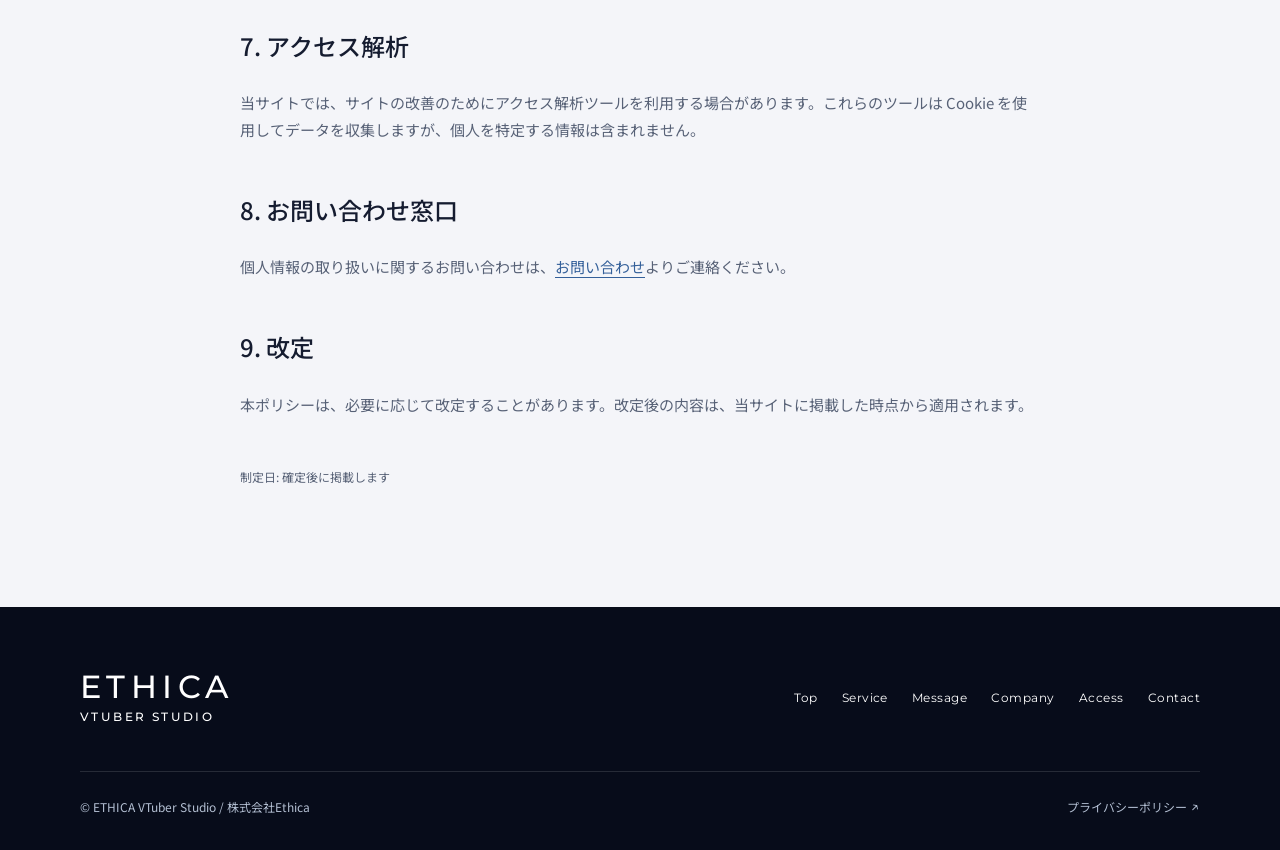
<file: privacy.html>
<!doctype html><html lang="ja"><head><meta charset="utf-8"><meta name="viewport" content="width=device-width, initial-scale=1"><meta name="robots" content="noindex,nofollow"><title>プライバシーポリシー | ETHICA VTuber Studio</title><meta name="description" content="株式会社Ethica が運営する ETHICA VTuber Studio の個人情報の取得、利用目的、管理、お問い合わせについての方針です。"><meta name="theme-color" content="#080e20"><link rel="icon" href="assets/favicon.svg" type="image/svg+xml"><link rel="preconnect" href="https://fonts.googleapis.com"><link rel="preconnect" href="https://fonts.gstatic.com" crossorigin><link href="https://fonts.googleapis.com/css2?family=Montserrat:wght@400;500;600;700&family=Noto+Sans+JP:wght@400;500;600;700&family=Shippori+Mincho:wght@400;500&display=swap" rel="stylesheet"><link rel="stylesheet" href="assets/style.css"><script src="assets/main.js" defer></script></head><body class="subpage"><a class="skip-link" href="#main">本文へ移動</a><header class="site-header"><a class="brand" href="index.html" aria-label="ETHICA VTuber Studio トップ"><span class="wordmark">ETHICA<span>VTUBER STUDIO</span></span></a><button class="menu-toggle" type="button" aria-expanded="false" aria-controls="main-nav" aria-label="メニューを開く"><span></span><span></span></button><nav id="main-nav" class="main-nav" aria-label="メインナビゲーション"><a href="index.html#service">Service</a><a href="index.html#message">Message</a><a href="index.html#company">Company</a><a href="index.html#access">Access</a><a class="nav-contact" href="index.html#contact">ご相談はこちら <span aria-hidden="true">↗</span></a></nav></header><main id="main"><section class="business-hero privacy-hero"><div class="container"><nav class="breadcrumb" aria-label="パンくずリスト"><a href="index.html">TOP</a><span aria-hidden="true">/</span><span>PRIVACY POLICY</span></nav><p class="eyebrow">プライバシーポリシー</p><h1>Privacy Policy</h1></div></section><section class="section"><div class="container prose">
<p>株式会社Ethica（以下「当社」）は、ETHICA VTuber Studio の運営にあたり、お客様の個人情報を以下の方針に基づいて取り扱います。</p>
<h2>1. 個人情報の取得</h2>
<p>当社は、お問い合わせ、ご相談、ご契約、イベントへのお申し込みなどの際に、氏名、活動名、メールアドレス、SNS アカウント、電話番号、その他ご連絡に必要な情報を取得することがあります。</p>
<h2>2. 利用目的</h2>
<ul>
<li>お問い合わせ・ご相談への回答と、ご契約に関する連絡のため</li>
<li>支援業務、企画、イベント、制作物の提供とその管理のため</li>
<li>請求・支払いに関する手続きのため</li>
<li>当社のサービスに関するご案内のため（ご希望されない場合は停止します）</li>
</ul>
<h2>3. 第三者への提供</h2>
<p>当社は、法令に基づく場合、または本人の同意がある場合を除き、個人情報を第三者に提供しません。企業案件の実施や制作の手配にあたり、業務上必要な範囲で提携先に情報を共有する場合は、事前に本人の同意を得ます。</p>
<h2>4. 業務の委託</h2>
<p>当社は、税務・法務の専門家、制作者、イベント運営会社などに業務を委託する場合があります。その際は、委託先に対して個人情報の適切な管理を求めます。</p>
<h2>5. 安全管理</h2>
<p>当社は、個人情報への不正アクセス、紛失、漏えいを防ぐため、必要かつ適切な安全管理措置を講じます。</p>
<h2>6. 開示・訂正・削除</h2>
<p>ご本人から個人情報の開示、訂正、削除、利用停止のお申し出があった場合は、本人確認のうえ、速やかに対応します。</p>
<h2>7. アクセス解析</h2>
<p>当サイトでは、サイトの改善のためにアクセス解析ツールを利用する場合があります。これらのツールは Cookie を使用してデータを収集しますが、個人を特定する情報は含まれません。</p>
<h2>8. お問い合わせ窓口</h2>
<p>個人情報の取り扱いに関するお問い合わせは、<a href="index.html#contact">お問い合わせ</a>よりご連絡ください。</p>
<h2>9. 改定</h2>
<p>本ポリシーは、必要に応じて改定することがあります。改定後の内容は、当サイトに掲載した時点から適用されます。</p>
<p class="date">制定日: 確定後に掲載します</p>
</div></section></main><footer class="site-footer"><div class="container"><div class="footer-top"><a class="brand" href="index.html" aria-label="ETHICA VTuber Studio トップ"><span class="wordmark">ETHICA<span>VTUBER STUDIO</span></span></a><nav aria-label="フッターナビゲーション"><a href="index.html">Top</a><a href="index.html#service">Service</a><a href="index.html#message">Message</a><a href="index.html#company">Company</a><a href="index.html#access">Access</a><a href="index.html#contact">Contact</a></nav></div><div class="footer-bottom"><small>© ETHICA VTuber Studio / 株式会社Ethica</small><a href="privacy.html">プライバシーポリシー <span aria-hidden="true">↗</span></a></div></div></footer></body></html>
</file>
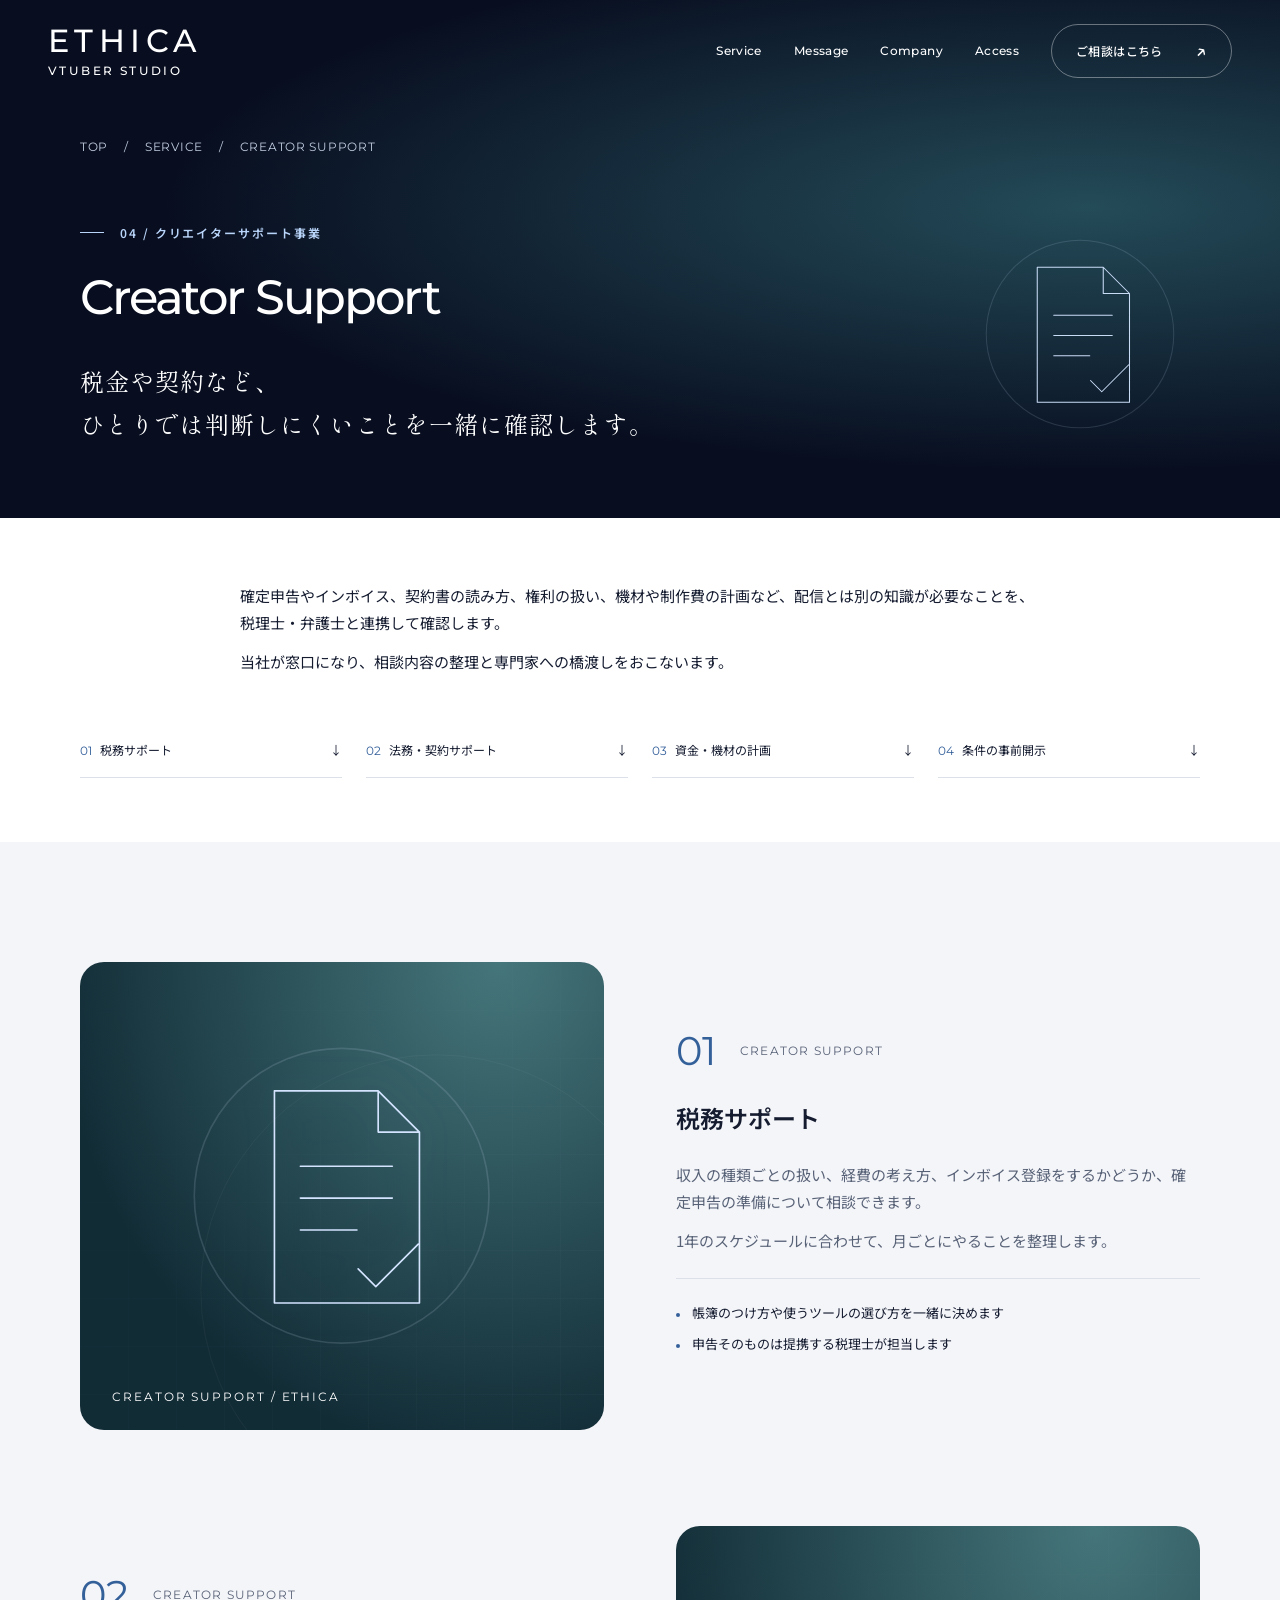
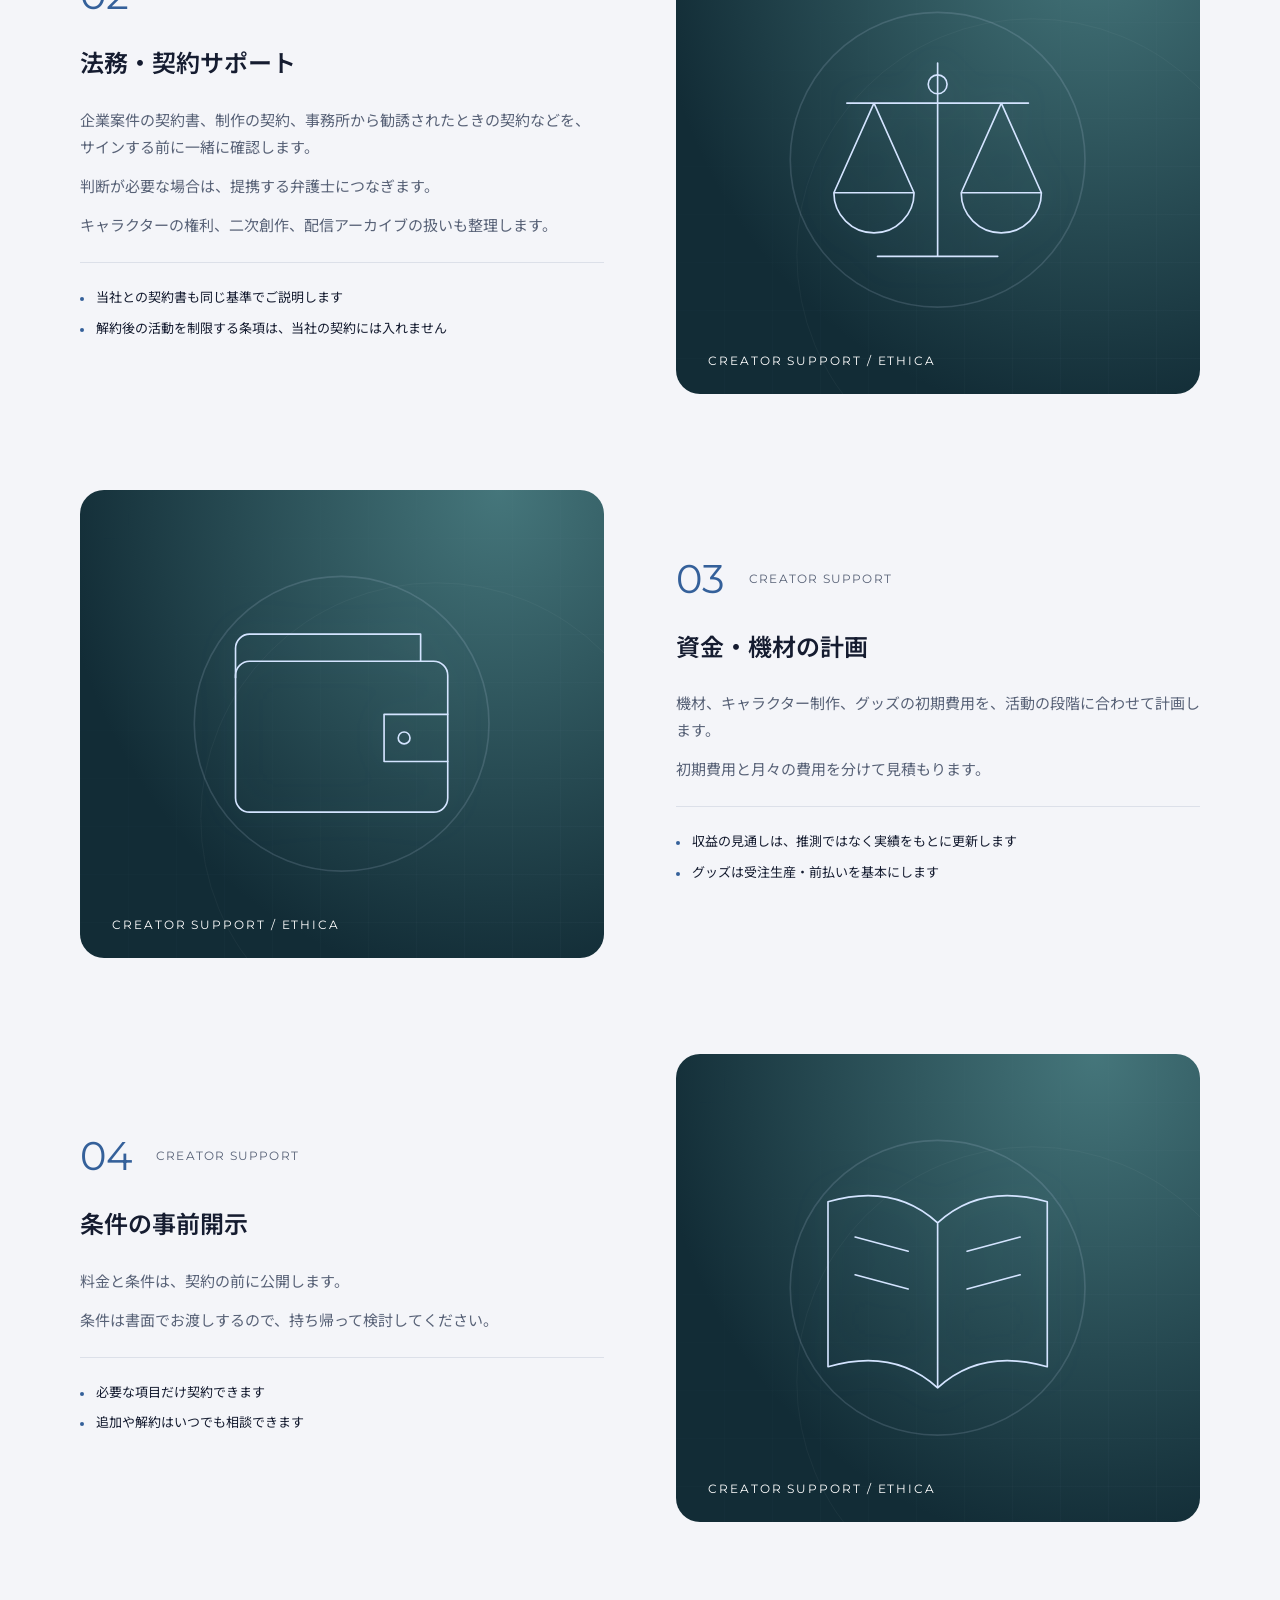
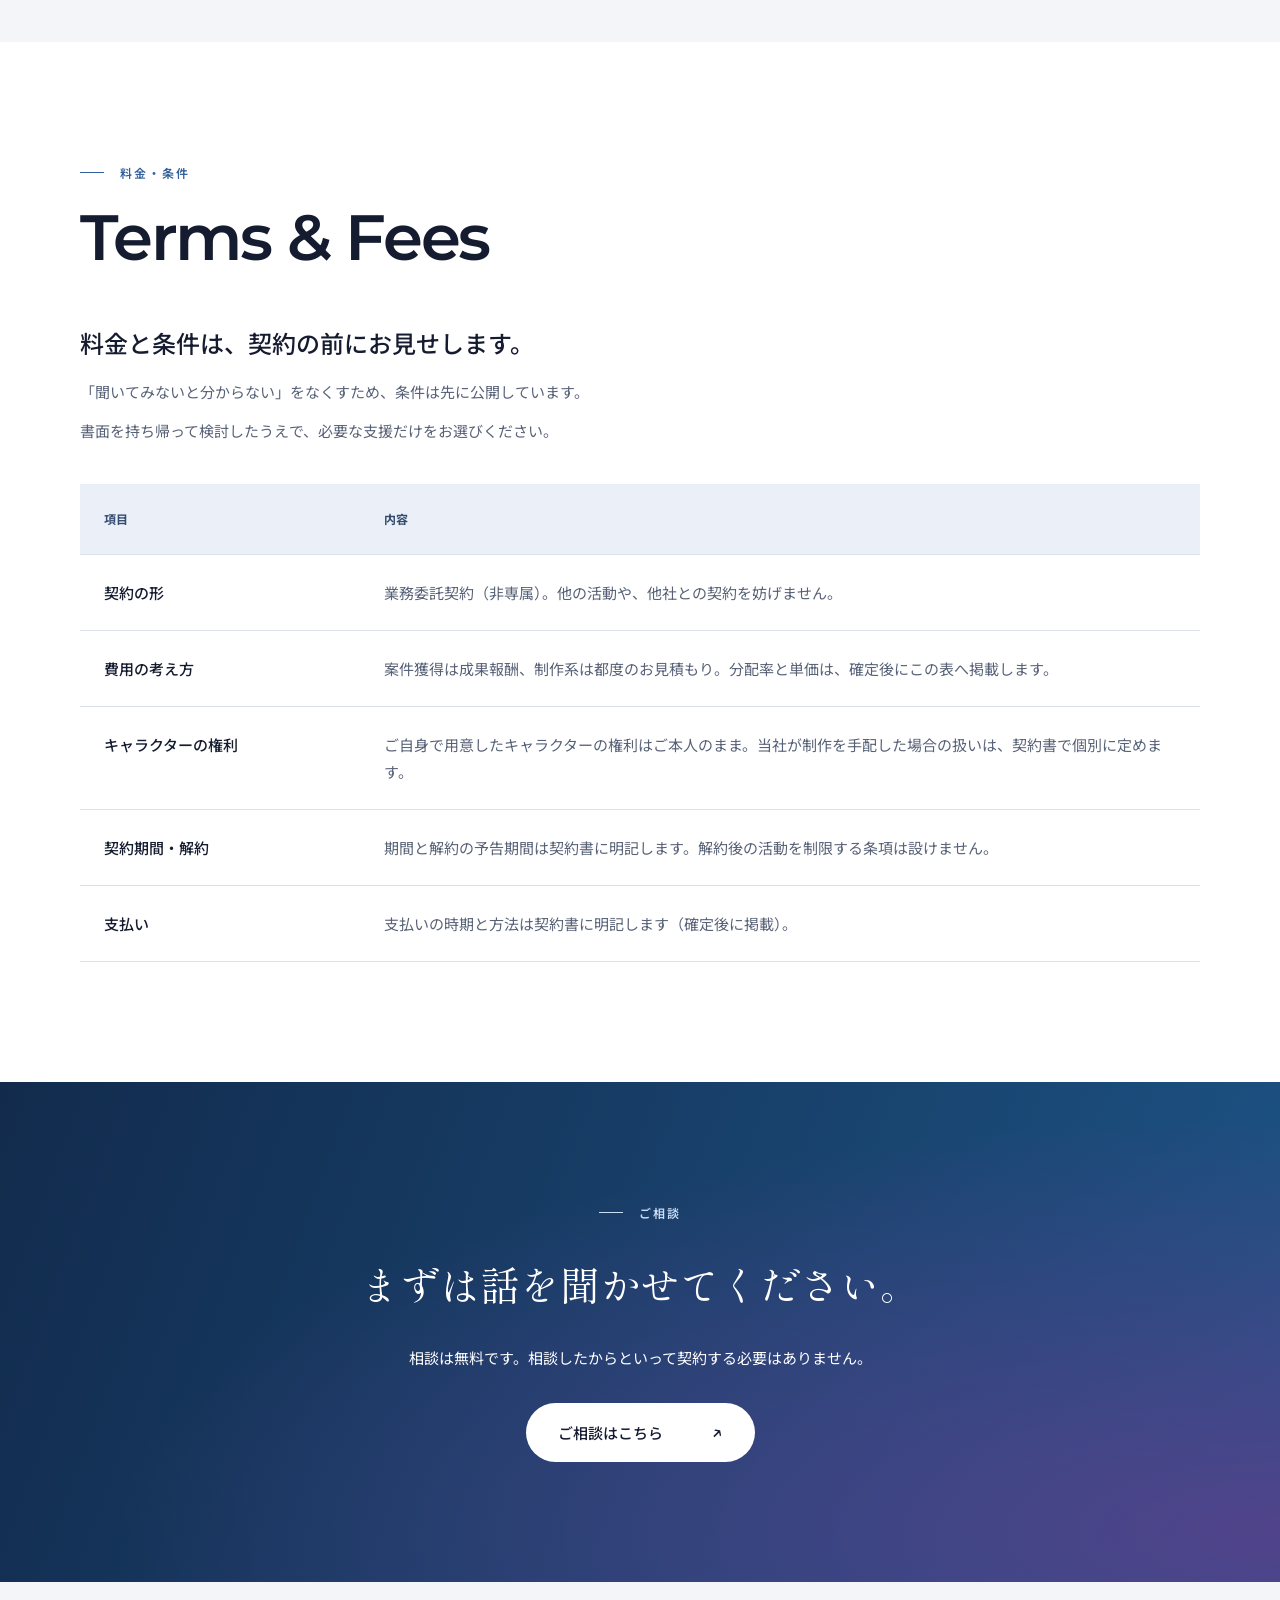
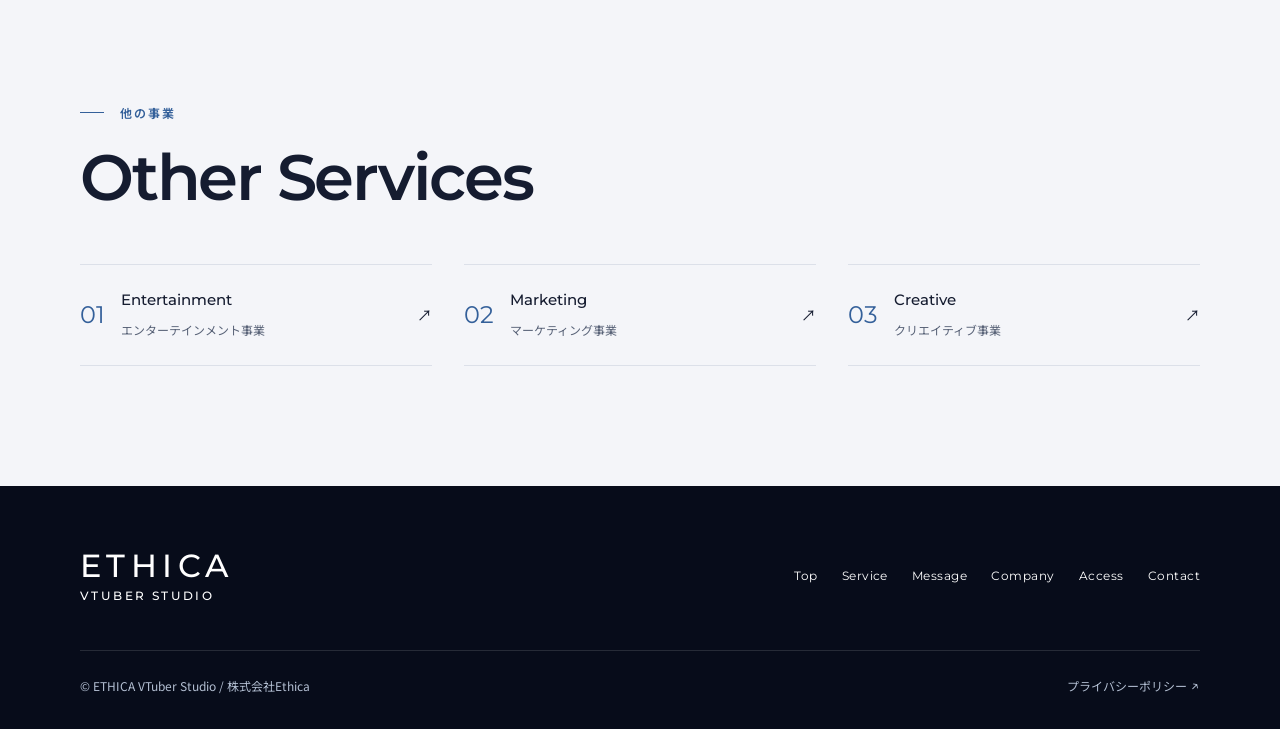
<file: support.html>
<!doctype html><html lang="ja"><head><meta charset="utf-8"><meta name="viewport" content="width=device-width, initial-scale=1"><meta name="robots" content="noindex,nofollow"><title>クリエイターサポート事業 | ETHICA VTuber Studio</title><meta name="description" content="確定申告、インボイス、契約書の読み方、権利の扱い、機材や制作費の計画など、配信とは別の知識が必要なことを、税理士・弁護士と連携して確認します。料金と条件は契約前に公開しています。"><meta name="theme-color" content="#080e20"><link rel="icon" href="assets/favicon.svg" type="image/svg+xml"><link rel="preconnect" href="https://fonts.googleapis.com"><link rel="preconnect" href="https://fonts.gstatic.com" crossorigin><link href="https://fonts.googleapis.com/css2?family=Montserrat:wght@400;500;600;700&family=Noto+Sans+JP:wght@400;500;600;700&family=Shippori+Mincho:wght@400;500&display=swap" rel="stylesheet"><link rel="stylesheet" href="assets/style.css"><script src="assets/main.js" defer></script></head><body class="subpage"><a class="skip-link" href="#main">本文へ移動</a><header class="site-header"><a class="brand" href="index.html" aria-label="ETHICA VTuber Studio トップ"><span class="wordmark">ETHICA<span>VTUBER STUDIO</span></span></a><button class="menu-toggle" type="button" aria-expanded="false" aria-controls="main-nav" aria-label="メニューを開く"><span></span><span></span></button><nav id="main-nav" class="main-nav" aria-label="メインナビゲーション"><a href="index.html#service">Service</a><a href="index.html#message">Message</a><a href="index.html#company">Company</a><a href="index.html#access">Access</a><a class="nav-contact" href="index.html#contact">ご相談はこちら <span aria-hidden="true">↗</span></a></nav></header><main id="main"><section class="business-hero theme-support"><div class="container"><nav class="breadcrumb" aria-label="パンくずリスト"><a href="index.html">TOP</a><span aria-hidden="true">/</span><a href="index.html#service">SERVICE</a><span aria-hidden="true">/</span><span>CREATOR SUPPORT</span></nav><div class="business-title"><div><p class="eyebrow">04 / クリエイターサポート事業</p><h1>Creator Support</h1><p class="serif">税金や契約など、<br>ひとりでは判断しにくいことを<br class="sp">一緒に確認します。</p></div><div class="business-hero-art" aria-hidden="true"><svg viewBox="0 0 320 288" fill="none" stroke="currentColor" stroke-width="1.4" stroke-linecap="round" stroke-linejoin="round" aria-hidden="true"><circle cx="160" cy="144" r="125" stroke-opacity=".15"/><path d="M103 55h88l35 35v145H103zM191 55v35h35M125 119h78m-78 27h78m-78 27h48m1 33 15 15 36-36"/></svg></div></div></div></section><section class="business-lead"><div class="container"><p>確定申告やインボイス、契約書の読み方、<br class="sp">権利の扱い、機材や制作費の計画など、<br class="sp">配信とは別の知識が必要なことを、<br class="sp">税理士・弁護士と連携して確認します。</p><p>当社が窓口になり、相談内容の整理と<br class="sp">専門家への橋渡しをおこないます。</p><nav class="service-index" aria-label="サービス一覧"><a href="#service-1"><span>01</span>税務サポート<span aria-hidden="true">↓</span></a><a href="#service-2"><span>02</span>法務・契約サポート<span aria-hidden="true">↓</span></a><a href="#service-3"><span>03</span>資金・機材の計画<span aria-hidden="true">↓</span></a><a href="#service-4"><span>04</span>条件の事前開示<span aria-hidden="true">↓</span></a></nav></div></section><section class="section detail-section" aria-label="提供するサービス"><div class="container"><article id="service-1" class="detail-row reveal"><div class="art art-support" aria-hidden="true"><div class="art-orbit"></div><svg viewBox="0 0 320 288" fill="none" stroke="currentColor" stroke-width="1.4" stroke-linecap="round" stroke-linejoin="round" aria-hidden="true"><circle cx="160" cy="144" r="125" stroke-opacity=".15"/><path d="M103 55h88l35 35v145H103zM191 55v35h35M125 119h78m-78 27h78m-78 27h48m1 33 15 15 36-36"/></svg><span class="art-caption">CREATOR SUPPORT / ETHICA</span></div><div class="detail-copy"><p class="detail-number">01<span>CREATOR SUPPORT</span></p><h2>税務サポート</h2><p>収入の種類ごとの扱い、経費の考え方、インボイス登録をするかどうか、確定申告の準備について相談できます。</p><p>1年のスケジュールに合わせて、月ごとにやることを整理します。</p><ul class="detail-points"><li>帳簿のつけ方や使うツールの選び方を一緒に決めます</li><li>申告そのものは提携する税理士が担当します</li></ul></div></article><article id="service-2" class="detail-row reveal"><div class="art art-support" aria-hidden="true"><div class="art-orbit"></div><svg viewBox="0 0 320 288" fill="none" stroke="currentColor" stroke-width="1.4" stroke-linecap="round" stroke-linejoin="round" aria-hidden="true"><circle cx="160" cy="144" r="125" stroke-opacity=".15"/><path d="M160 62v164m-51 0h102M83 96h154M106 96l-34 76h68zm108 0-34 76h68zM72 172a34 34 0 0 0 68 0m40 0a34 34 0 0 0 68 0"/><circle cx="160" cy="80" r="8"/></svg><span class="art-caption">CREATOR SUPPORT / ETHICA</span></div><div class="detail-copy"><p class="detail-number">02<span>CREATOR SUPPORT</span></p><h2>法務・契約サポート</h2><p>企業案件の契約書、制作の契約、事務所から勧誘されたときの契約などを、サインする前に一緒に確認します。</p><p>判断が必要な場合は、提携する弁護士につなぎます。</p><p>キャラクターの権利、二次創作、配信アーカイブの扱いも整理します。</p><ul class="detail-points"><li>当社との契約書も同じ基準でご説明します</li><li>解約後の活動を制限する条項は、当社の契約には入れません</li></ul></div></article><article id="service-3" class="detail-row reveal"><div class="art art-support" aria-hidden="true"><div class="art-orbit"></div><svg viewBox="0 0 320 288" fill="none" stroke="currentColor" stroke-width="1.4" stroke-linecap="round" stroke-linejoin="round" aria-hidden="true"><circle cx="160" cy="144" r="125" stroke-opacity=".15"/><rect x="70" y="91" width="180" height="128" rx="12"/><path d="M70 105V80a12 12 0 0 1 12-12h145v23M250 136h-54v40h54"/><circle cx="213" cy="156" r="5"/></svg><span class="art-caption">CREATOR SUPPORT / ETHICA</span></div><div class="detail-copy"><p class="detail-number">03<span>CREATOR SUPPORT</span></p><h2>資金・機材の計画</h2><p>機材、キャラクター制作、グッズの初期費用を、活動の段階に合わせて計画します。</p><p>初期費用と月々の費用を分けて見積もります。</p><ul class="detail-points"><li>収益の見通しは、推測ではなく実績をもとに更新します</li><li>グッズは受注生産・前払いを基本にします</li></ul></div></article><article id="service-4" class="detail-row reveal"><div class="art art-support" aria-hidden="true"><div class="art-orbit"></div><svg viewBox="0 0 320 288" fill="none" stroke="currentColor" stroke-width="1.4" stroke-linecap="round" stroke-linejoin="round" aria-hidden="true"><circle cx="160" cy="144" r="125" stroke-opacity=".15"/><path d="M160 89c-26-24-58-28-93-18v140c35-10 67-6 93 18 26-24 58-28 93-18V71c-35-10-67-6-93 18zm0 0v140M90 101l45 12m-45 20 45 12m50-32 45-12m-45 44 45-12"/></svg><span class="art-caption">CREATOR SUPPORT / ETHICA</span></div><div class="detail-copy"><p class="detail-number">04<span>CREATOR SUPPORT</span></p><h2>条件の事前開示</h2><p>料金と条件は、契約の前に公開します。</p><p>条件は書面でお渡しするので、持ち帰って検討してください。</p><ul class="detail-points"><li>必要な項目だけ契約できます</li><li>追加や解約はいつでも相談できます</li></ul></div></article></div></section><section id="terms" class="section terms"><div class="container"><div class="section-heading"><p class="eyebrow">料金・条件</p><h2>Terms & Fees</h2></div><div class="terms-intro"><h3>料金と条件は、<br class="sp">契約の前にお見せします。</h3><p>「聞いてみないと分からない」をなくすため、<br class="sp">条件は先に公開しています。</p><p>書面を持ち帰って検討したうえで、<br class="sp">必要な支援だけをお選びください。</p></div><table><caption class="visually-hidden">料金・契約条件の一覧</caption><thead><tr><th scope="col">項目</th><th scope="col">内容</th></tr></thead><tbody><tr><th scope="row">契約の形</th><td>業務委託契約（非専属）。他の活動や、他社との契約を妨げません。</td></tr><tr><th scope="row">費用の考え方</th><td>案件獲得は成果報酬、制作系は都度のお見積もり。分配率と単価は、確定後にこの表へ掲載します。</td></tr><tr><th scope="row">キャラクターの権利</th><td>ご自身で用意したキャラクターの権利はご本人のまま。当社が制作を手配した場合の扱いは、契約書で個別に定めます。</td></tr><tr><th scope="row">契約期間・解約</th><td>期間と解約の予告期間は契約書に明記します。解約後の活動を制限する条項は設けません。</td></tr><tr><th scope="row">支払い</th><td>支払いの時期と方法は契約書に明記します（確定後に掲載）。</td></tr></tbody></table></div></section><section class="section consultation"><div class="container"><p class="eyebrow">ご相談</p><h2 class="serif">まずは話を聞かせてください。</h2><p>相談は無料です。相談したからといって契約する必要はありません。</p><a class="button button-white" href="index.html#contact">ご相談はこちら <span aria-hidden="true">↗</span></a></div></section><section class="section other-services"><div class="container"><div class="section-heading"><p class="eyebrow">他の事業</p><h2>Other Services</h2></div><div class="other-grid"><a class="other-link" href="entertainment.html"><span class="other-number">01</span><span><strong>Entertainment</strong><small>エンターテインメント事業</small></span><span aria-hidden="true">↗</span></a><a class="other-link" href="marketing.html"><span class="other-number">02</span><span><strong>Marketing</strong><small>マーケティング事業</small></span><span aria-hidden="true">↗</span></a><a class="other-link" href="creative.html"><span class="other-number">03</span><span><strong>Creative</strong><small>クリエイティブ事業</small></span><span aria-hidden="true">↗</span></a></div></div></section></main><footer class="site-footer"><div class="container"><div class="footer-top"><a class="brand" href="index.html" aria-label="ETHICA VTuber Studio トップ"><span class="wordmark">ETHICA<span>VTUBER STUDIO</span></span></a><nav aria-label="フッターナビゲーション"><a href="index.html">Top</a><a href="index.html#service">Service</a><a href="index.html#message">Message</a><a href="index.html#company">Company</a><a href="index.html#access">Access</a><a href="index.html#contact">Contact</a></nav></div><div class="footer-bottom"><small>© ETHICA VTuber Studio / 株式会社Ethica</small><a href="privacy.html">プライバシーポリシー <span aria-hidden="true">↗</span></a></div></div></footer></body></html>
</file>
<file: assets/style.css>
:root{--ink:#151c30;--muted:#586277;--paper:#f4f5f9;--night:#080e20;--line:#dce0e9;--blue:#34609a;--light-blue:#a6c9f6;--sans:'Noto Sans JP','Hiragino Kaku Gothic ProN',Meiryo,sans-serif;--en:'Montserrat','Hiragino Kaku Gothic ProN',sans-serif;--serif:'Shippori Mincho','Hiragino Mincho ProN','Yu Mincho',serif;--small:12px;--body:15px;--medium:24px;--large:40px;--display:64px}
*{box-sizing:border-box}html{scroll-behavior:smooth;scroll-padding-top:104px}body{margin:0;color:var(--ink);background:var(--paper);font:400 var(--body)/2 var(--sans);-webkit-font-smoothing:antialiased}h1,h2,h3,p,ul,ol,dl{margin:0}a{color:inherit;text-decoration:none}button{font:inherit}img,svg{display:block;max-width:100%}button,a{-webkit-tap-highlight-color:transparent}button{cursor:pointer}a:focus-visible,button:focus-visible{outline:3px solid #648ce8;outline-offset:6px}::selection{background:#c4d4fa;color:var(--night)}.container{width:calc(100% - 160px);max-width:1200px;margin-inline:auto}.section{padding-block:120px}.serif{font-family:var(--serif);font-weight:400}.eyebrow{display:flex;align-items:center;gap:16px;color:var(--blue);font-size:var(--small);font-weight:600;letter-spacing:.16em;line-height:1.8}.eyebrow:before{content:'';width:24px;height:1px;background:currentColor;flex-shrink:0}.section-heading h2{font:600 var(--display)/1.2 var(--en);letter-spacing:-.035em;margin-top:16px}.section-intro{display:flex;align-items:flex-end;justify-content:space-between;gap:48px;margin-bottom:64px}.section-intro h3{font-size:var(--medium);font-weight:500;line-height:1.6;margin-bottom:16px}.section-intro>div:last-child{max-width:560px}.section-intro p:not(.eyebrow){color:var(--muted)}.split-section{display:grid;grid-template-columns:1fr 1.7fr;gap:80px}.text-link{display:inline-flex;align-items:center;justify-content:space-between;gap:40px;border-bottom:1px solid #aeb6c7;padding:8px 0;font-size:var(--small);font-weight:600;letter-spacing:.04em}.text-link span,.button span,.nav-contact span{font-family:var(--en);font-size:20px;line-height:1;transition:transform .2s}.text-link:hover span,.button:hover span,.nav-contact:hover span{transform:translate(3px,-3px)}.button{display:inline-flex;align-items:center;justify-content:space-between;gap:48px;min-height:56px;padding:16px 32px;border-radius:40px;font-size:var(--small);font-weight:500;transition:background .2s,transform .2s}.button:hover{transform:translateY(-2px)}.button-glass{border:1px solid #6c7c9a;background:#ffffff07;color:#fff}.button-glass:hover{background:#ffffff15}.button-white{background:#fff;color:var(--ink)}
.site-header{position:fixed;z-index:50;inset:0 0 auto;min-height:96px;padding:24px 48px;display:flex;align-items:center;justify-content:space-between;gap:48px;color:#fff;transition:background .25s,color .25s,box-shadow .25s}.site-header.scrolled,.menu-open .site-header{background:#ffffffef;color:var(--ink);backdrop-filter:blur(16px);box-shadow:0 1px 0 #18213b14}.wordmark{display:block;font:500 32px/1 var(--en);letter-spacing:.17em}.wordmark>span{display:block;font-size:12px;line-height:1;letter-spacing:.2em;margin-top:8px}.main-nav{display:flex;align-items:center;gap:32px;font:500 var(--small)/1.6 var(--en);letter-spacing:.03em}.main-nav>a:not(.nav-contact){padding-block:8px;position:relative}.main-nav>a:not(.nav-contact):after{content:'';position:absolute;bottom:0;left:0;right:100%;height:1px;background:currentColor;transition:right .2s}.main-nav>a:hover:after{right:0}.nav-contact{display:flex;align-items:center;gap:32px;border:1px solid #ffffff60;border-radius:32px;padding:16px 24px;font-family:var(--sans)}.scrolled .nav-contact,.menu-open .nav-contact{border-color:var(--line);background:var(--night);color:white}.menu-toggle{display:none;border:0;background:none;padding:8px;width:48px;height:48px;color:inherit}.menu-toggle span{display:block;height:1px;background:currentColor;width:28px;margin:8px auto;transition:transform .2s}.menu-open .menu-toggle span:first-child{transform:translateY(4.5px) rotate(45deg)}.menu-open .menu-toggle span:last-child{transform:translateY(-4.5px) rotate(-45deg)}.skip-link{position:fixed;top:8px;left:8px;z-index:100;background:#fff;color:var(--ink);padding:8px 16px;transform:translateY(-180%)}.skip-link:focus{transform:translateY(0)}
.hero{position:relative;height:100svh;min-height:760px;max-height:1080px;isolation:isolate;background:var(--night);color:#fff;overflow:hidden}.hero-image{position:absolute;z-index:-3;width:100%;height:100%;object-fit:cover;object-position:65% center}.hero-shade{position:absolute;inset:0;z-index:-2;background:linear-gradient(90deg,#060c1d38,transparent 70%),linear-gradient(0deg,#080e20 0%,transparent 25%)}.hero-content{height:100%;display:flex;flex-direction:column;align-items:flex-start;justify-content:center;padding-top:32px}.hero-label{font:500 var(--small)/1.8 var(--en);letter-spacing:.24em;color:#b7cced;margin-bottom:32px}.hero h1{font-size:var(--display);line-height:1.65;letter-spacing:.075em}.hero h1 span{display:block}.hero-sub{font-size:15px;letter-spacing:.13em;margin-top:24px}.hero-detail{font-size:var(--small);line-height:2.2;letter-spacing:.08em;color:#c0c9db;margin-top:24px}.hero .button{margin-top:32px}.hero-bottom{position:absolute;bottom:32px;left:0;right:0;display:flex;align-items:flex-end;justify-content:space-between}.hero-bottom p{font:400 var(--small)/1.8 var(--en);letter-spacing:.12em;color:#c0c9db;text-align:right}.scroll-cue{font:500 var(--small)/1 var(--en);letter-spacing:.15em;display:flex;align-items:center;gap:24px}.scroll-cue span{width:64px;height:1px;background:#98a9c5;position:relative}.scroll-cue span:after{content:'';position:absolute;right:0;top:-3px;width:8px;height:8px;border-right:1px solid #98a9c5;border-bottom:1px solid #98a9c5;transform:rotate(-45deg)}
.business-grid{display:grid;grid-template-columns:1fr 1fr;gap:40px}.business-card{overflow:hidden;border-radius:24px;background:#fff;box-shadow:0 16px 40px #151c3006;transition:box-shadow .3s,transform .3s}.business-card:hover{box-shadow:0 20px 48px #151c3010;transform:translateY(-4px)}.art{position:relative;isolation:isolate;overflow:hidden;display:flex;align-items:center;justify-content:center;aspect-ratio:1.8;color:#d4e4ff;background:#101c3b}.art:before{content:'';position:absolute;inset:0;z-index:-1;background-image:linear-gradient(#d1dcff07 1px,transparent 1px),linear-gradient(90deg,#d1dcff07 1px,transparent 1px);background-size:48px 48px;mask-image:linear-gradient(135deg,transparent,#000)}.art-entertainment{background:radial-gradient(ellipse at 100% 0%,#443d8c,transparent 65%),#0b142c}.art-marketing{background:radial-gradient(ellipse at 75% 20%,#436f99,transparent 75%),#13263f}.art-creative{background:radial-gradient(ellipse at 80% 20%,#71639e,transparent 75%),#27213f}.art-support{background:radial-gradient(ellipse at 80% 0%,#45767b,transparent 75%),#122c36}.art>svg{width:52%;max-height:80%;filter:drop-shadow(0 0 16px #bed6ff30)}.art-orbit{position:absolute;width:90%;aspect-ratio:1;border:1px solid #ffffff0a;border-radius:50%;transform:translate(20%,20%)}.art-caption{position:absolute;left:32px;bottom:24px;font:400 12px/1.5 var(--en);letter-spacing:.16em;color:#d3e1f2}.photo-art img{position:absolute;width:100%;height:100%;object-fit:cover;object-position:right}.art-word{position:absolute;left:32px;top:48px;color:#fff;font:400 40px/1.25 var(--en);letter-spacing:-.03em}.card-copy{padding:40px}.card-kicker{display:flex;align-items:center;gap:16px;font:500 12px/1.5 var(--en);letter-spacing:.12em;color:var(--muted);margin-bottom:24px}.card-kicker span{font-size:24px;letter-spacing:-.04em;color:var(--blue)}.card-kicker span:after{content:'';display:inline-block;vertical-align:middle;width:24px;height:1px;background:#b3bed0;margin-left:16px}.card-copy h3{font-size:24px;line-height:1.6;font-weight:600;letter-spacing:-.035em;margin-bottom:16px}.card-copy>p:not(.card-kicker){color:var(--muted)}.tags{display:flex;flex-wrap:wrap;gap:8px;list-style:none;padding:0;margin-top:24px}.tags li{font-size:12px;line-height:1.5;color:var(--muted);border:1px solid var(--line);border-radius:24px;padding:8px 16px}.card-copy .text-link{margin-top:32px}.service-promise{margin-top:48px;border-top:1px solid var(--line);padding-top:32px;display:flex;align-items:center;gap:24px;font-size:12px}.service-promise>span{font-weight:600;white-space:nowrap}.service-promise>p{color:var(--muted)}.service-promise>a{margin-left:auto;white-space:nowrap;border-bottom:1px solid #aeb6c7}
.message{background:radial-gradient(ellipse at 20% 70%,#19213b88,transparent 55%),var(--night);color:#f2f4fa}.message .eyebrow{color:#a6c9f6}.message-intro{display:grid;grid-template-columns:1fr 1.2fr;gap:120px}.message-intro h3{font-size:40px;line-height:1.8;letter-spacing:.08em;margin-bottom:32px}.message-intro p:not(.eyebrow){color:#c4cbdd;margin-top:24px}.values{display:grid;grid-template-columns:repeat(3,1fr);gap:48px;margin-top:80px}.values article{border-top:1px solid #ffffff30;padding-top:32px}.value-label{font:500 15px/1.6 var(--en);letter-spacing:.08em;color:#aac9f5;margin-bottom:24px}.values h3{font-size:24px;line-height:1.7;font-weight:500;margin-bottom:24px;letter-spacing:-.04em}.values article>p:last-child{color:#bfc7da}.light-link{margin-top:48px;color:#e8eefc;border-color:#69758f}.data-list>div{display:grid;grid-template-columns:112px 1fr;gap:32px;padding:24px 0;border-top:1px solid var(--line)}.data-list>div:last-child{border-bottom:1px solid var(--line)}.data-list dt{font-size:12px;font-weight:500;color:var(--blue);padding-top:4px}.data-list dd{margin:0}.access{background:#fff}.access-content{position:relative;background:linear-gradient(135deg,#f0f3f9,#f4f1fa);border-radius:24px;padding:48px;overflow:hidden}.access-content h3{font-size:40px;line-height:1.7;margin-block:24px}.access-content>p:not(.eyebrow){color:var(--muted)}.location-note{margin-top:24px;font-size:12px}.access-content .text-link{margin-top:24px}
.contact{background:radial-gradient(ellipse at 100% 100%,#5944a1,transparent 70%),linear-gradient(110deg,#122b4d,#1d5486);color:white}.contact-inner{text-align:center}.contact .eyebrow{justify-content:center;color:#d0e6ff}.contact h3{font-size:24px;line-height:1.7;margin-top:32px;letter-spacing:.06em}.contact-copy{margin:24px auto 0;max-width:680px;text-align:left;color:#ebedf8}.contact-promise{margin-top:24px;font-size:12px}.contact-status{display:flex;align-items:center;gap:16px;width:fit-content;margin:32px auto 0;padding:16px 32px;border:1px solid #ffffff65;border-radius:8px;font-size:15px;background:#061a3030}.status-dot{width:8px;height:8px;border-radius:50%;background:#c3d8ee}.contact-note{font-size:12px;max-width:680px;margin:16px auto 0;color:#e0e9fb;text-align:left}.site-footer{background:#070c1a;color:#fff;padding:64px 0 32px}.footer-top{display:flex;justify-content:space-between;align-items:center;gap:48px;padding-bottom:48px}.footer-top nav{display:flex;flex-wrap:wrap;gap:24px;font:400 12px/1.8 var(--en);letter-spacing:.04em}.footer-top nav a:hover,.footer-bottom a:hover{color:#b1d0ff}.footer-bottom{border-top:1px solid #ffffff20;padding-top:24px;display:flex;justify-content:space-between;gap:24px;color:#b3bfd2;font-size:12px}.footer-bottom small{font-size:12px}
.business-hero{background:radial-gradient(ellipse at 85% 40%,#293767 0%,transparent 60%),var(--night);color:#fff;padding:136px 0 72px;overflow:hidden}.theme-marketing{background:radial-gradient(ellipse at 85% 40%,#244f70,transparent 60%),var(--night)}.theme-creative{background:radial-gradient(ellipse at 85% 40%,#4a3b69,transparent 60%),var(--night)}.theme-support{background:radial-gradient(ellipse at 85% 40%,#244b58,transparent 60%),var(--night)}.breadcrumb{display:flex;flex-wrap:wrap;gap:16px;font:400 12px/1.8 var(--en);color:#c1cde1;letter-spacing:.06em}.breadcrumb a:hover{text-decoration:underline}.business-title{display:grid;grid-template-columns:1fr 240px;align-items:center;gap:32px;margin-top:64px}.business-hero .eyebrow{color:#b9d4f9}.business-hero h1{font:500 64px/1.25 var(--en);letter-spacing:-.045em;margin-top:24px}.business-title .serif{font-size:24px;line-height:1.8;letter-spacing:.04em;margin-top:32px}.business-hero-art{color:#c9dcf6}.business-lead{background:#fff;padding:64px 0}.business-lead>.container>p{max-width:800px;margin-inline:auto}.service-index{display:grid;grid-template-columns:repeat(4,1fr);margin-top:48px;gap:24px}.service-index a{display:flex;align-items:baseline;gap:8px;border-bottom:1px solid var(--line);padding:16px 0;font-size:12px;line-height:1.8}.service-index a>span:first-child{color:var(--blue);font-family:var(--en)}.service-index a>span:last-child{margin-left:auto}.detail-row{display:grid;grid-template-columns:1fr 1fr;gap:72px;align-items:center;margin-bottom:96px;scroll-margin-top:128px}.detail-row:last-child{margin-bottom:0}.detail-row:nth-child(even)>.art{order:2}.detail-row .art{aspect-ratio:1.12;border-radius:24px}.detail-row .art>svg{width:72%}.detail-number{font:400 40px/1.2 var(--en);color:var(--blue);letter-spacing:-.04em;display:flex;align-items:center;gap:24px;margin-bottom:24px}.detail-number span{font-size:12px;letter-spacing:.1em;color:var(--muted)}.detail-copy h2{font-size:24px;line-height:1.6;font-weight:600;margin-bottom:24px;overflow-wrap:anywhere}.detail-copy h3{font-size:15px;line-height:1.8;font-weight:600;margin-bottom:16px}.detail-copy>p:not(.detail-number){color:var(--muted)}.detail-points{list-style:none;padding:24px 0 0;margin-top:24px;border-top:1px solid var(--line);font-size:12px}.detail-points li{padding-left:16px;position:relative;margin-bottom:8px}.detail-points li:before{content:'';position:absolute;left:0;top:10px;width:4px;height:4px;border-radius:50%;background:var(--blue)}.audience{background:#eaeef5}.audience-grid{display:grid;grid-template-columns:repeat(3,1fr);gap:24px;margin-top:48px}.audience-card{border-radius:24px;background:white;padding:32px}.audience-letter{font:400 40px/1.2 var(--en);color:var(--blue)}.audience-card h3{font-size:24px;line-height:1.6;font-weight:500;margin:24px 0 16px}.audience-card p{color:var(--muted)}.audience-card ul{border-top:1px solid var(--line);margin-top:24px;padding:24px 0 0;list-style:none;font-size:12px}.audience-card li:before{content:'—';margin-right:8px;color:var(--blue)}.flow{background:#fff}.steps{list-style:none;padding:0}.steps li{display:flex;gap:32px;border-top:1px solid var(--line);padding:32px 0}.steps li>span{font:400 24px/1.6 var(--en);color:var(--blue)}.steps h3{font-size:24px;font-weight:500;line-height:1.6;margin-bottom:16px}.steps p{color:var(--muted)}.small-note{font-size:12px;color:var(--muted);margin-top:24px}.terms{background:#fff}.terms-intro{margin-top:48px;max-width:760px}.terms-intro h3{font-size:24px;line-height:1.6;margin-bottom:16px;font-weight:500}.terms-intro p{color:var(--muted)}.terms table{border-collapse:collapse;width:100%;margin-top:40px;text-align:left}.terms th,.terms td{padding:24px;border-bottom:1px solid var(--line);vertical-align:top}.terms thead{background:#ebeff7;color:#334c71;font-size:12px}.terms tbody th{width:25%;font-weight:500;font-size:15px}.terms tbody td{color:var(--muted)}.consultation{color:#fff;text-align:center;background:radial-gradient(ellipse at 100% 90%,#51438b,transparent 65%),linear-gradient(110deg,#122b4d,#1d5486)}.consultation .eyebrow{justify-content:center;color:#ccdef8}.consultation h2{font-size:40px;line-height:1.8;margin-top:24px}.consultation p:not(.eyebrow){margin-top:24px}.consultation .button{margin-top:32px}.other-grid{margin-top:48px;display:grid;grid-template-columns:repeat(3,1fr);gap:32px}.other-link{display:flex;align-items:center;gap:16px;padding:24px 0;border-top:1px solid var(--line);border-bottom:1px solid var(--line)}.other-number{color:var(--blue);font:400 24px/1.5 var(--en)}.other-link strong{font:500 15px/1.5 var(--en);display:block}.other-link small{font-size:12px;color:var(--muted);display:block;margin-top:8px}.other-link>span:last-child{margin-left:auto}.other-link:hover{border-bottom-color:var(--blue)}.privacy-hero h1{margin-top:16px}.privacy-hero .eyebrow{margin-top:64px}.prose{max-width:800px}.prose h2{font-size:24px;line-height:1.6;margin:48px 0 24px;font-weight:500}.prose p,.prose ul{color:var(--muted)}.prose ul{padding-left:24px}.prose a{color:var(--blue);text-decoration:underline;text-underline-offset:4px}.prose .date{margin-top:48px;font-size:12px}.visually-hidden{position:absolute;width:1px;height:1px;padding:0;margin:-1px;overflow:hidden;clip:rect(0,0,0,0);white-space:nowrap;border:0}.reveal{opacity:1}.reveal-ready .reveal.pending{opacity:0;transform:translateY(24px)}.reveal-ready .reveal{transition:opacity .7s,transform .7s}
@media(min-width:1600px){.hero-image{object-position:center}}
@media(max-width:1100px){:root{--display:56px}.container{width:calc(100% - 96px)}.site-header{padding:16px 32px;min-height:80px}.menu-toggle{display:block}.main-nav{display:none;position:absolute;top:80px;left:0;right:0;padding:32px 48px 48px;gap:8px;background:#fff;color:var(--ink);box-shadow:0 16px 24px #080e2010}.menu-open .main-nav{display:flex;flex-direction:column;align-items:stretch}.main-nav>a:not(.nav-contact){padding:16px 0;border-bottom:1px solid var(--line);font-size:24px}.main-nav .nav-contact{margin-top:16px;justify-content:space-between}.section{padding-block:96px}.section-intro{gap:40px}.section-intro>div:last-child{max-width:50%}.business-grid{gap:32px}.card-copy{padding:32px}.card-copy h3{font-size:24px}.art-word{font-size:32px}.service-promise{flex-wrap:wrap;gap:16px}.service-promise>a{margin-left:0}.message-intro{gap:64px}.values{gap:32px}.values h3{font-size:20px}.split-section{grid-template-columns:1fr 1.6fr;gap:48px}.access-content{padding:32px}.access-content h3{font-size:32px}.business-hero h1{font-size:56px}.business-title{grid-template-columns:1fr 160px}.detail-row{gap:40px}.service-index{grid-template-columns:1fr 1fr}.audience-grid,.other-grid{grid-template-columns:1fr}.audience-card{display:grid;grid-template-columns:48px 1fr 1fr;gap:16px 24px;align-items:start}.audience-card h3{margin:0}.audience-card p{grid-column:2}.audience-card ul{grid-column:3;grid-row:1/3;border-top:0;margin:0;padding:0}.footer-top{gap:32px}.footer-top nav{gap:16px}.other-link{padding:24px}.other-grid{gap:16px}.other-link strong{font-size:24px}}
@media(max-width:760px){:root{--display:40px;--large:32px;--medium:24px}.container{width:calc(100% - 48px)}.section{padding-block:72px}html{scroll-padding-top:96px}.site-header{padding:16px 24px;gap:24px}.wordmark{font-size:24px}.wordmark>span{font-size:12px;letter-spacing:.1em;margin-top:8px}.main-nav{padding:24px}.hero{height:100svh;min-height:760px;max-height:960px}.hero-image{object-fit:cover;object-position:79% center;opacity:.78}.hero-shade{background:linear-gradient(90deg,#050b1d70,transparent),linear-gradient(0deg,#080e20 3%,#080e20cf 30%,#080e2000 80%)}.hero-content{padding-top:160px;justify-content:center}.hero-label{font-size:12px;letter-spacing:.12em;margin-bottom:24px}.hero h1{font-size:40px;line-height:1.7;letter-spacing:.025em;text-shadow:0 2px 24px #080e20}.hero-sub{font-size:12px;letter-spacing:.06em;margin-top:24px}.hero-detail{margin-top:16px}.hero .button{margin-top:24px}.hero-bottom{bottom:32px}.hero-bottom p{font-size:12px;letter-spacing:0}.scroll-cue{font-size:12px;gap:16px}.scroll-cue span{width:32px}.section-intro{display:block;margin-bottom:40px}.section-intro>div:last-child{max-width:none;margin-top:32px}.section-intro h3{font-size:24px}.section-intro p br{display:none}.section-heading h2{margin-top:8px}.business-grid{grid-template-columns:1fr;gap:32px}.art{aspect-ratio:1.55}.art-word{font-size:32px;top:32px;left:24px}.art-caption{left:24px;bottom:24px;letter-spacing:.08em}.card-copy{padding:24px}.card-copy h3{font-size:24px;letter-spacing:-.04em}.card-kicker{margin-bottom:16px;letter-spacing:.08em;gap:8px}.card-kicker span:after{width:16px;margin-left:8px}.tags{margin-top:16px}.tags li{padding:8px 16px}.card-copy .text-link{margin-top:24px}.service-promise{margin-top:32px;padding-top:24px;gap:16px}.service-promise p{flex-basis:100%;font-size:15px}.message-intro{grid-template-columns:1fr;gap:40px}.message-intro h3{font-size:32px;line-height:1.8;margin-bottom:24px}.values{grid-template-columns:1fr;gap:40px;margin-top:48px}.values article{padding-top:24px}.value-label{margin-bottom:16px}.values h3{font-size:24px;margin-bottom:16px}.values h3 br{display:none}.light-link{gap:24px;margin-top:32px}.split-section{grid-template-columns:1fr;gap:40px}.data-list>div{grid-template-columns:80px 1fr;gap:16px}.data-list dd{overflow-wrap:anywhere}.access-content{padding:24px}.access-content h3{font-size:24px}.contact h3{font-size:24px;margin-top:24px}.contact-copy{margin-top:24px}.contact-promise{text-align:left}.contact-note{text-align:left;margin-top:24px}.contact-status{padding:16px 24px;font-size:15px}.desktop-break{display:none}.site-footer{padding:48px 0 24px}.footer-top{align-items:flex-start;flex-direction:column;padding-bottom:32px}.footer-top nav{gap:16px 24px}.footer-bottom{flex-direction:column;gap:16px;font-size:12px}.business-hero{padding:112px 0 48px}.breadcrumb{gap:8px;font-size:12px;letter-spacing:0}.business-title{display:block;margin-top:40px;position:relative}.business-title>div:first-child{position:relative;z-index:1}.business-hero h1{font-size:clamp(30px,8vw,48px);overflow-wrap:anywhere;letter-spacing:-.05em;margin-top:24px}.business-title .serif{font-size:24px;margin-top:24px}.business-hero-art{position:absolute;width:160px;right:-40px;top:-24px;opacity:.15}.business-lead{padding:40px 0}.service-index{grid-template-columns:1fr;gap:8px;margin-top:32px}.service-index a{font-size:12px;gap:16px}.detail-row{grid-template-columns:1fr;gap:32px;margin-bottom:64px}.detail-row:nth-child(even)>.art{order:0}.detail-row .art{aspect-ratio:1.35}.detail-number{margin-bottom:16px}.detail-copy h2{margin-bottom:16px}.detail-points{padding-top:16px;margin-top:24px}.audience-grid{margin-top:32px}.audience-card{display:block;padding:24px}.audience-card h3{margin:16px 0}.audience-card ul{margin-top:24px;padding-top:24px;border-top:1px solid var(--line)}.steps li{gap:24px;padding:24px 0}.steps h3{font-size:24px}.terms-intro{margin-top:32px}.terms th,.terms td{padding:16px}.terms tbody th{width:32%;font-size:12px}.terms tbody td{font-size:15px}.terms table{margin-top:32px}.consultation h2{font-size:24px;text-wrap:balance}.consultation p:not(.eyebrow){text-align:left}.other-grid{margin-top:32px}.other-link{padding:24px 0}.other-link strong{font-size:24px}.privacy-hero h1{font-size:40px}.privacy-hero .eyebrow{margin-top:40px}.prose h2{font-size:24px;margin:40px 0 16px}}
.art-caption{color:#fff}h1,h2,h3{text-wrap:balance}.business-grid>*,.split-section>*,.detail-row>*,.business-title>*{min-width:0}
@media(max-width:1100px){html:not(.menu-ready) .site-header{position:absolute;flex-wrap:wrap;background:var(--night)}html:not(.menu-ready) .menu-toggle{display:none}html:not(.menu-ready) .main-nav{display:flex;position:static;flex-wrap:wrap;background:transparent;color:#fff;padding:0;gap:16px;box-shadow:none}html:not(.menu-ready) .main-nav>a:not(.nav-contact){font-size:12px;padding:8px 0}html:not(.menu-ready) .nav-contact{padding:8px 16px}}
@media(max-width:760px){.hero-image{object-position:100% center}html:not(.menu-ready) .business-hero{padding-top:240px}}
@media(prefers-reduced-motion:reduce){html{scroll-behavior:auto}*,*:before,*:after{transition:none!important;animation:none!important}.reveal-ready .reveal.pending{opacity:1;transform:none}}

/* スマホのファーストビュー: 縦長の立ち絵を上半分に、本文を下に寄せる（Claude 追記） */
.hero-picture{display:contents}
@media(max-width:760px){.hero{min-height:720px;max-height:900px}.hero-image{object-position:50% 12%;opacity:.92}.hero-shade{background:linear-gradient(0deg,#080e20 0%,#080e20f2 30%,#080e2099 48%,#080e2000 68%),linear-gradient(180deg,#080e2080,transparent 30%)}.hero-content{justify-content:flex-end;padding-top:0;padding-bottom:112px}.hero-label{margin-bottom:16px}.hero h1{font-size:36px;line-height:1.6}.hero-bottom{bottom:24px}}

/* 黒田レビュー（2026-10-29 第 2 版）反映 */
@media (min-width:761px) and (max-width:1000px){:root{--display:48px}.hero-image{object-position:82% center}}
@media (max-width:760px){.terms thead{display:none}.terms tbody tr{display:block;padding:16px 0;border-bottom:1px solid var(--line)}.terms tbody th,.terms tbody td{display:block;width:auto;padding:0;border:0}.terms tbody th{margin-bottom:8px;font-size:12px;color:var(--blue)}.service-promise>span{font-size:15px}.hero-image{object-position:50% 8%}}
.business-hero h1{font-size:clamp(34px,9vw,48px)}
.terms-intro h3{text-wrap:pretty}
body{line-height:1.8}
.detail-points,.audience-card ul,.small-note,.contact-note,.location-note{line-height:1.6}
@media (min-width:761px){.hero h1{line-height:1.3}}
.card-kicker span,.detail-number{letter-spacing:0}
.card-copy h3,.values h3{letter-spacing:.02em}
.button{font-size:var(--body)}
.button-glass{border-color:#8a98b3}
.contact-promise{max-width:680px;margin-inline:auto;text-align:left}
.hero-bottom{align-items:baseline}
.hero-bottom p{line-height:1.6}
.service-promise>a span,.footer-bottom a span{font-family:var(--en);font-size:16px;line-height:1}

/* 文言の書き換えに伴う調整 */
.hero-detail{max-width:36em}

/* 段落分け・改行の調整（スマホ前提。.sp はスマホのみ改行、.pc はデスクトップのみ改行） */
.sp{display:none}.pc{display:inline}
@media(max-width:760px){.sp{display:inline}.pc{display:none}}
.detail-copy p:not(.detail-number)+p:not(.detail-number),.business-lead p+p,.access-content p+p,.terms-intro p+p,.message-intro p+p,.section-intro p+p{margin-top:12px}
.message-intro h3+p{margin-top:0}
.detail-points{font-size:13px}
.detail-points li{margin-bottom:10px}
h1,h2,h3{text-wrap:pretty}
.data-list dd{line-height:1.9}
@media(max-width:760px){.detail-copy p:not(.detail-number)+p:not(.detail-number),.business-lead p+p{margin-top:14px}.hero-detail{line-height:2}.contact-copy,.contact-promise{line-height:2}}

/* 改行・折り返しの最終調整 */
.hero-detail{max-width:44em}
@media(max-width:760px){
  .business-title .serif{font-size:20px;letter-spacing:.02em;line-height:1.9}
  .message-intro h3{font-size:30px;line-height:1.75}
  .values h3{font-size:22px;line-height:1.6}
  .values h3 br{display:inline}
  .data-list dd{font-size:14px}
  .hero h1{font-size:34px}
}
@media(min-width:761px) and (max-width:1100px){.message-intro h3{font-size:34px}}
@media(min-width:761px) and (max-width:1100px){.values{grid-template-columns:1fr;gap:32px}.values h3{font-size:24px}.values h3 br{display:none}}
</file>
